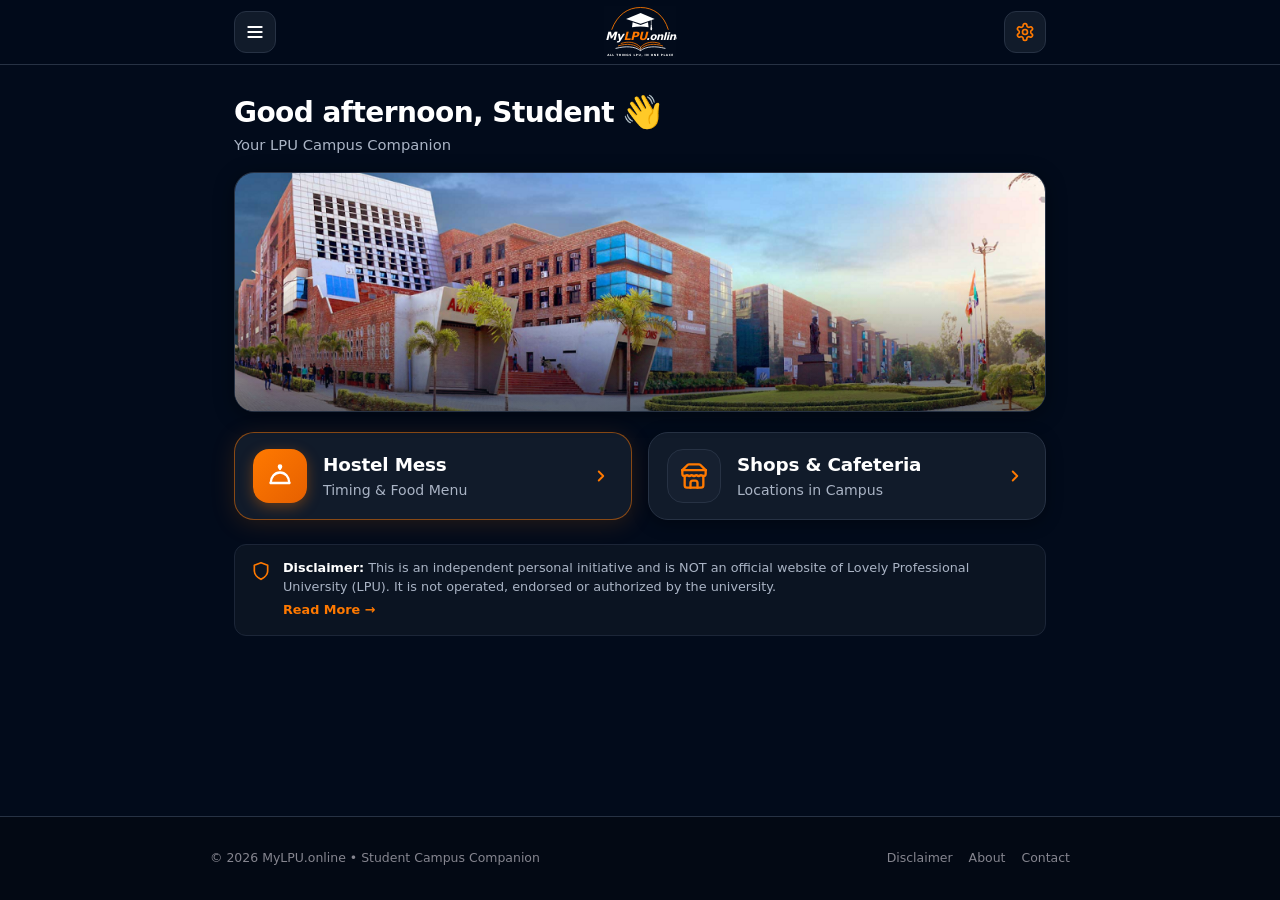
<file: index.html>
<!DOCTYPE html>
<html lang="en">
<head>
  <!-- Primary Meta Tags -->
  <meta charset="UTF-8">
  <meta name="viewport" content="width=device-width, initial-scale=1.0, maximum-scale=5.0">
  <title>MyLPU.online — Your LPU Campus Companion | Hostel Mess &amp; Campus Services</title>
  <meta name="title" content="MyLPU.online — Your LPU Campus Companion | Hostel Mess &amp; Campus Services">
  <meta name="description" content="Independent Lovely Professional University (LPU) student companion. Check real-time Boys Hostel mess menus, verified daily meal timings, campus shops, cafeterias, and student facilities.">
  <meta name="keywords" content="LPU, Lovely Professional University, MyLPU, MyLPU.online, LPU mess menu, LPU hostel mess timing, LPU boys hostel mess, LPU BH mess menu, LPU food menu today, LPU campus shops, LPU cafeteria, LPU UniMall, LPU student portal, LPU hostel guide, LPU Punjab, LPU breakfast timing, LPU lunch timing, LPU dinner timing">
  <meta name="author" content="MyLPU.online">
  <meta name="robots" content="index, follow">
  <link rel="canonical" href="https://mylpu.online/">

  <!-- Google Search Console & Google AdSense Verification -->
  <meta name="google-site-verification" content="ca-pub-3467220870074340">
  <meta name="google-adsense-account" content="ca-pub-3467220870074340">
  <script async src="https://pagead2.googlesyndication.com/pagead/js/adsbygoogle.js?client=ca-pub-3467220870074340" crossorigin="anonymous"></script>

  <!-- Open Graph / Facebook -->
  <meta property="og:type" content="website">
  <meta property="og:url" content="https://mylpu.online/">
  <meta property="og:title" content="MyLPU.online — Your LPU Campus Companion">
  <meta property="og:description" content="Independent student companion for Lovely Professional University. Explore hostel mess schedules, food menus, campus shops, and services.">
  <meta property="og:image" content="https://mylpu.online/assets/campus.png">
  <meta property="og:site_name" content="MyLPU.online">

  <!-- Twitter Card -->
  <meta property="twitter:card" content="summary_large_image">
  <meta property="twitter:url" content="https://mylpu.online/">
  <meta property="twitter:title" content="MyLPU.online — Your LPU Campus Companion">
  <meta property="twitter:description" content="Independent student companion for Lovely Professional University. Explore hostel mess schedules, food menus, campus shops, and services.">
  <meta property="twitter:image" content="https://mylpu.online/assets/campus.png">

  <!-- Mobile & PWA Theme -->
  <meta name="theme-color" content="#020B1B">
  <meta name="apple-mobile-web-app-capable" content="yes">
  <meta name="apple-mobile-web-app-status-bar-style" content="black-translucent">
  <link rel="icon" type="image/svg+xml" href="assets/icons/logo.svg">
  <link rel="stylesheet" href="css/style.css">
</head>
<body>

  <!-- Header V2 matching Screenshot 2 -->
  <header class="site-header-v2">
    <div class="header-container-v2">
      <!-- Hamburger Menu Button -->
      <button id="menu-toggle-btn" class="header-icon-btn" type="button" aria-label="Open Navigation Menu">
        <img src="assets/icons/menu.svg" alt="Menu" width="20" height="20">
      </button>

      <!-- Center Brand Logo -->
      <a href="index.html" class="header-logo-center" aria-label="MyLPU.online Home">
        <img src="assets/icons/logo.svg" alt="MyLPU.online Logo" class="header-center-logo">
      </a>

      <!-- Settings Button (Replaced Notification Button) -->
      <button id="settings-toggle-btn" class="header-icon-btn" type="button" aria-label="Settings" onclick="const m=document.getElementById('settings-modal');if(m)m.style.display='block';">
        <img src="assets/icons/settings.svg" alt="Settings" width="20" height="20">
      </button>
    </div>
  </header>

  <!-- Main Content -->
  <main class="main-wrapper">
    <!-- Welcome Greeting -->
    <section class="greeting-section" aria-labelledby="dynamic-greeting">
      <h1 id="dynamic-greeting" class="dynamic-greeting">
        <span id="greeting-text">Good evening, Student</span>
        <span class="wave-emoji" aria-hidden="true">👋</span>
      </h1>
      <p class="greeting-subtitle">Your LPU Campus Companion</p>
    </section>

    <!-- Campus Picture Hero Banner (Uploaded Image 3) -->
    <div class="campus-hero-banner">
      <img src="assets/campus.png" alt="LPU Campus Building">
      <div class="campus-hero-overlay"></div>
    </div>

    <!-- Feature Cards Layout matching Screenshot 2 -->
    <section class="feature-cards-v2" aria-label="Campus Primary Services">
      <!-- CARD 1: HOSTEL MESS (Orange Glow Border) -->
      <a href="hostel-mess.html" class="feature-card-item highlight-orange">
        <div class="feature-card-left">
          <div class="feature-card-badge orange-badge">
            <img src="assets/icons/cloche.svg" alt="Mess Cloche" width="26" height="26">
          </div>
          <div class="feature-card-info">
            <h2>Hostel Mess</h2>
            <p>Timing &amp; Food Menu</p>
          </div>
        </div>
        <div class="feature-card-arrow">
          <img src="assets/icons/chevron-right.svg" alt="Go" width="18" height="18">
        </div>
      </a>

      <!-- CARD 2: SHOPS & CAFETERIA -->
      <a href="shops.html" class="feature-card-item">
        <div class="feature-card-left">
          <div class="feature-card-badge dark-badge">
            <img src="assets/icons/store.svg" alt="Store Icon" width="26" height="26">
          </div>
          <div class="feature-card-info">
            <h2>Shops &amp; Cafeteria</h2>
            <p>Locations in Campus</p>
          </div>
        </div>
        <div class="feature-card-arrow">
          <img src="assets/icons/chevron-right.svg" alt="Go" width="18" height="18">
        </div>
      </a>
    </section>

    <!-- Bottom Disclaimer Section -->
    <section class="bottom-disclaimer-box" aria-label="Disclaimer Notice">
      <img src="assets/icons/shield.svg" alt="Disclaimer Icon" class="disclaimer-shield-icon" width="20" height="20">
      <div class="disclaimer-text-content">
        <p>
          <strong>Disclaimer:</strong> This is an independent personal initiative and is NOT an official website of Lovely Professional University (LPU). It is not operated, endorsed or authorized by the university.
        </p>
        <a href="disclaimer.html" class="disclaimer-read-link">Read More &rarr;</a>
      </div>
    </section>
  </main>

  <!-- Mobile Bottom Navigation Bar -->
  <nav class="bottom-nav" aria-label="Mobile Bottom Navigation">
    <a href="index.html" class="bottom-nav-item active">
      <img src="assets/icons/home.svg" alt="Home" width="22" height="22">
      <span>Home</span>
    </a>
    <a href="hostel-mess.html" class="bottom-nav-item">
      <img src="assets/icons/utensils.svg" alt="Mess" width="22" height="22">
      <span>Mess</span>
    </a>
    <a href="shops.html" class="bottom-nav-item">
      <img src="assets/icons/store.svg" alt="Shops" width="22" height="22">
      <span>Shops</span>
    </a>
  </nav>

  <!-- Settings Modal Dialog -->
  <div id="settings-modal" class="settings-modal" style="display: none;">
    <div class="settings-backdrop" id="settings-backdrop" onclick="document.getElementById('settings-modal').style.display='none';"></div>
    <div class="settings-dialog">
      <div class="settings-header">
        <h2 style="font-size: 1.15rem; font-weight: 800; color: #FFFFFF;">Settings &amp; Info</h2>
        <button id="settings-close-btn" class="settings-close-btn" type="button" aria-label="Close Settings" onclick="document.getElementById('settings-modal').style.display='none';">&times;</button>
      </div>
      <div class="settings-body">
        <div class="setting-row">
          <div>
            <p class="setting-title">Campus Hub</p>
            <p class="setting-sub">Lovely Professional University, Punjab</p>
          </div>
          <span class="setting-badge">Active</span>
        </div>
        <div class="setting-row">
          <div>
            <p class="setting-title">Hostel Dining Schedule</p>
            <p class="setting-sub">Boys/Girls Hostel Menu Cycle</p>
          </div>
          <span class="setting-badge">Synced</span>
        </div>
        <div class="setting-links">
          <a href="disclaimer.html" class="setting-link-btn">Legal Disclaimer Notice &rarr;</a>
          <a href="about.html" class="setting-link-btn">About MyLPU.online Platform &rarr;</a>
          <a href="contact.html" class="setting-link-btn">Contact / Submit Correction &rarr;</a>
        </div>
      </div>
    </div>
  </div>

  <!-- Navigation Drawer (Hamburger Menu) -->
  <div id="nav-drawer" class="nav-drawer" style="display: none;">
    <div class="drawer-backdrop" id="drawer-backdrop"></div>
    <div class="drawer-content">
      <div class="drawer-header">
        <img src="assets/icons/logo.svg" alt="MyLPU Logo" style="height: 38px;">
        <button id="drawer-close-btn" class="settings-close-btn" type="button" aria-label="Close Menu">&times;</button>
      </div>
      <nav class="drawer-links">
        <a href="index.html" class="drawer-link active">Home</a>
        <a href="hostel-mess.html" class="drawer-link">Hostel Mess</a>
        <a href="shops.html" class="drawer-link">Shops &amp; Cafeteria</a>
        <a href="disclaimer.html" class="drawer-link">Disclaimer</a>
        <a href="about.html" class="drawer-link">About Us</a>
        <a href="contact.html" class="drawer-link">Contact</a>
      </nav>
    </div>
  </div>

  <!-- Footer -->
  <footer class="site-footer">
    <div class="footer-content">
      <p>&copy; 2026 MyLPU.online • Student Campus Companion</p>
      <div class="footer-nav">
        <a href="disclaimer.html">Disclaimer</a>
        <a href="about.html">About</a>
        <a href="contact.html">Contact</a>
      </div>
    </div>
  </footer>

  <script src="js/menu-data.js"></script>
  <script src="js/app.js"></script>
</body>
</html>
</file>
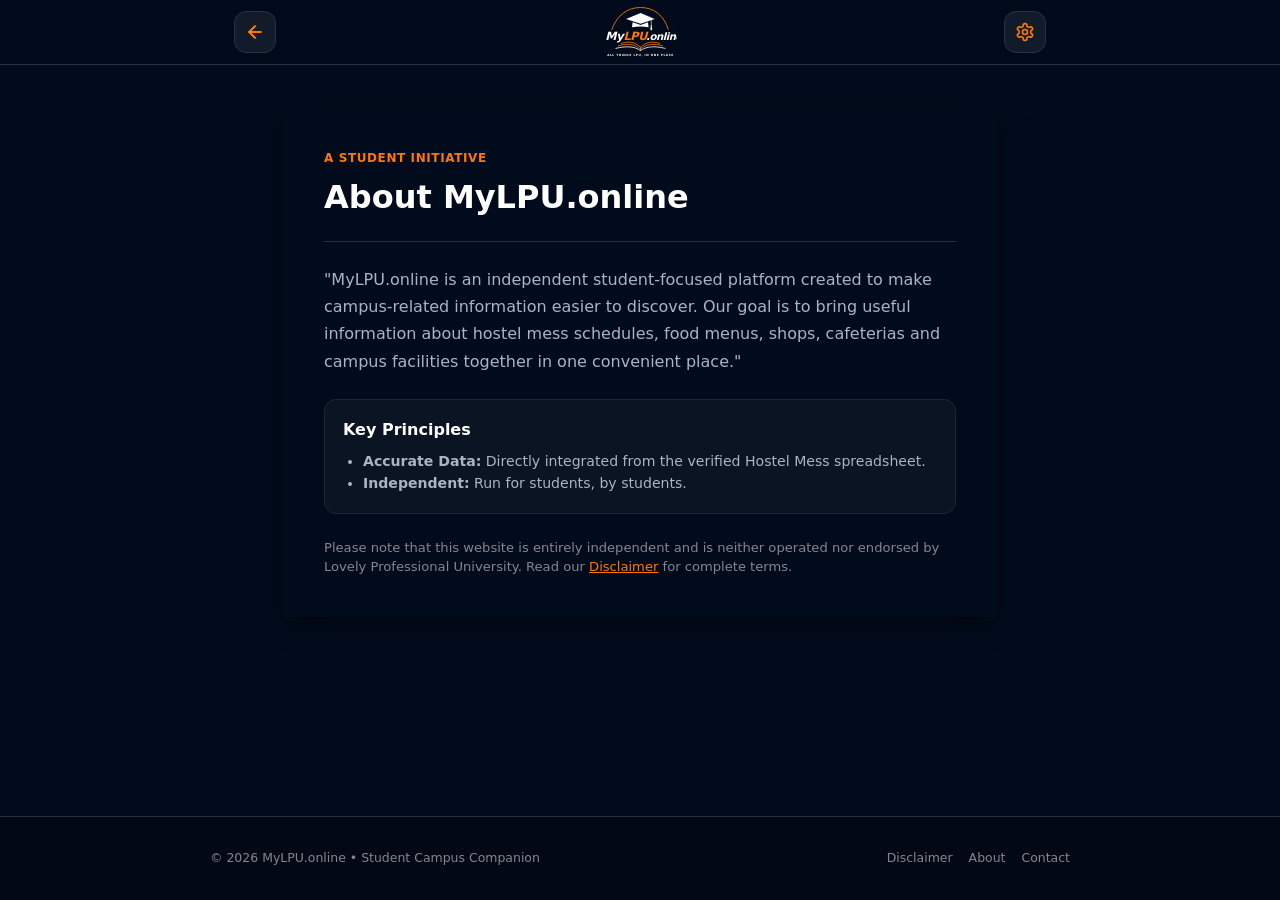
<file: about.html>
<!DOCTYPE html>
<html lang="en">
<head>
  <!-- Primary Meta Tags -->
  <meta charset="UTF-8">
  <meta name="viewport" content="width=device-width, initial-scale=1.0, maximum-scale=5.0">
  <title>About MyLPU.online — Independent LPU Student Companion</title>
  <meta name="title" content="About MyLPU.online — Independent LPU Student Companion">
  <meta name="description" content="Learn about MyLPU.online, an independent student-created companion application created to help Lovely Professional University students navigate campus life, mess menus, and services.">
  <meta name="keywords" content="About MyLPU, MyLPU.online about, LPU student project, LPU campus companion, Lovely Professional University student initiative">
  <meta name="author" content="MyLPU.online">
  <meta name="robots" content="index, follow">
  <link rel="canonical" href="https://mylpu.online/about.html">

  <!-- Google Search Console & Google AdSense Verification -->
  <meta name="google-site-verification" content="ca-pub-3467220870074340">
  <meta name="google-adsense-account" content="ca-pub-3467220870074340">
  <script async src="https://pagead2.googlesyndication.com/pagead/js/adsbygoogle.js?client=ca-pub-3467220870074340" crossorigin="anonymous"></script>

  <!-- Open Graph / Facebook -->
  <meta property="og:type" content="website">
  <meta property="og:url" content="https://mylpu.online/about.html">
  <meta property="og:title" content="About MyLPU.online — Independent LPU Student Companion">
  <meta property="og:description" content="Independent student companion for Lovely Professional University. Explore hostel mess schedules, food menus, campus shops, and services.">
  <meta property="og:image" content="https://mylpu.online/assets/campus.png">
  <meta property="og:site_name" content="MyLPU.online">

  <!-- Twitter Card -->
  <meta property="twitter:card" content="summary_large_image">
  <meta property="twitter:url" content="https://mylpu.online/about.html">
  <meta property="twitter:title" content="About MyLPU.online — Independent LPU Student Companion">
  <meta property="twitter:description" content="Independent student companion for Lovely Professional University. Explore hostel mess schedules, food menus, campus shops, and services.">
  <meta property="twitter:image" content="https://mylpu.online/assets/campus.png">

  <!-- Mobile & PWA Theme -->
  <meta name="theme-color" content="#020B1B">
  <meta name="apple-mobile-web-app-capable" content="yes">
  <meta name="apple-mobile-web-app-status-bar-style" content="black-translucent">
  <link rel="icon" type="image/svg+xml" href="assets/icons/logo.svg">
  <link rel="stylesheet" href="css/style.css">
</head>
<body>

  <!-- Header -->
  <header class="site-header-v2">
    <div class="header-container-v2">
      <button id="header-back-btn" class="header-icon-btn" type="button" aria-label="Go Back" onclick="if(window.history.length>1){window.history.back();}else{window.location.href='index.html';}">
        <img src="assets/icons/arrow-left.svg" alt="Back" width="18" height="18">
      </button>
      <a href="index.html" class="header-logo-center" aria-label="MyLPU.online Home">
        <img src="assets/icons/logo.svg" alt="MyLPU.online Logo" class="header-center-logo">
      </a>
      <button id="settings-toggle-btn" class="header-icon-btn" type="button" aria-label="Settings" onclick="const m=document.getElementById('settings-modal');if(m)m.style.display='block';">
        <img src="assets/icons/settings.svg" alt="Settings" width="18" height="18">
      </button>
    </div>
  </header>

  <!-- Main Content -->
  <main class="main-wrapper" style="max-width: 760px;">

    <article class="disclaimer-card">
      <div style="border-bottom: 1px solid var(--border); padding-bottom: 20px; margin-bottom: 24px;">
        <span style="font-size: 0.75rem; font-weight: 800; color: var(--accent-orange); text-transform: uppercase; letter-spacing: 0.05em;">
          A Student Initiative
        </span>
        <h1 style="font-size: 2rem; font-weight: 600; color: #FFFFFF; margin-top: 4px;">About MyLPU.online</h1>
      </div>

      <div style="font-size: 1rem; color: var(--text-secondary); line-height: 1.7; margin-bottom: 24px;">
        <p>
          &quot;MyLPU.online is an independent student-focused platform created to make campus-related information easier to discover. Our goal is to bring useful information about hostel mess schedules, food menus, shops, cafeterias and campus facilities together in one convenient place.&quot;
        </p>
      </div>

      <div style="background-color: var(--bg-surface); border: 1px solid var(--border-subtle); border-radius: var(--radius-md); padding: 18px; margin-bottom: 24px;">
        <h2 style="font-size: 1rem; font-weight: 700; color: #FFFFFF; margin-bottom: 8px;">Key Principles</h2>
        <ul style="padding-left: 20px; font-size: 0.88rem; color: var(--text-secondary); line-height: 1.6;">
          <li><strong>Accurate Data:</strong> Directly integrated from the verified Hostel Mess spreadsheet.</li>
          <li><strong>Independent:</strong> Run for students, by students.</li>
        </ul>
      </div>

      <p style="font-size: 0.82rem; color: var(--text-muted); line-height: 1.5;">
        Please note that this website is entirely independent and is neither operated nor endorsed by Lovely Professional University. Read our <a href="disclaimer.html" style="color: var(--accent-orange); text-decoration: underline;">Disclaimer</a> for complete terms.
      </p>
    </article>
  </main>

  <!-- Mobile Bottom Navigation Bar -->
  <nav class="bottom-nav" aria-label="Mobile Bottom Navigation">
    <a href="index.html" class="bottom-nav-item">
      <img src="assets/icons/home.svg" alt="Home" width="20" height="20">
      <span>Home</span>
    </a>
    <a href="hostel-mess.html" class="bottom-nav-item">
      <img src="assets/icons/utensils.svg" alt="Mess" width="20" height="20">
      <span>Mess</span>
    </a>
    <a href="shops.html" class="bottom-nav-item">
      <img src="assets/icons/store.svg" alt="Shops" width="20" height="20">
      <span>Shops</span>
    </a>
  </nav>

  <!-- Footer -->
  <footer class="site-footer">
    <div class="footer-content">
      <p>&copy; 2026 MyLPU.online • Student Campus Companion</p>
      <div class="footer-nav">
        <a href="disclaimer.html">Disclaimer</a>
        <a href="about.html">About</a>
        <a href="contact.html">Contact</a>
      </div>
    </div>
  </footer>

  <!-- Settings Modal Dialog -->
  <div id="settings-modal" class="settings-modal" style="display: none;">
    <div class="settings-backdrop" id="settings-backdrop" onclick="document.getElementById('settings-modal').style.display='none';"></div>
    <div class="settings-dialog">
      <div class="settings-header">
        <h2 style="font-size: 1.15rem; font-weight: 800; color: #FFFFFF;">Settings &amp; Info</h2>
        <button id="settings-close-btn" class="settings-close-btn" type="button" aria-label="Close Settings" onclick="document.getElementById('settings-modal').style.display='none';">&times;</button>
      </div>
      <div class="settings-body">
        <div class="setting-row">
          <div>
            <p class="setting-title">Campus Hub</p>
            <p class="setting-sub">Lovely Professional University, Punjab</p>
          </div>
          <span class="setting-badge">Active</span>
        </div>
        <div class="setting-row">
          <div>
            <p class="setting-title">Hostel Dining Schedule</p>
            <p class="setting-sub">Boys/Girls Hostel Menu Cycle</p>
          </div>
          <span class="setting-badge">Synced</span>
        </div>
        <div class="setting-links">
          <a href="disclaimer.html" class="setting-link-btn">Legal Disclaimer &rarr;</a>
          <a href="about.html" class="setting-link-btn">About MyLPU.online &rarr;</a>
          <a href="contact.html" class="setting-link-btn">Contact / Submit Correction &rarr;</a>
        </div>
      </div>
    </div>
  </div>

  <script src="js/app.js"></script>
</body>
</html>
</file>
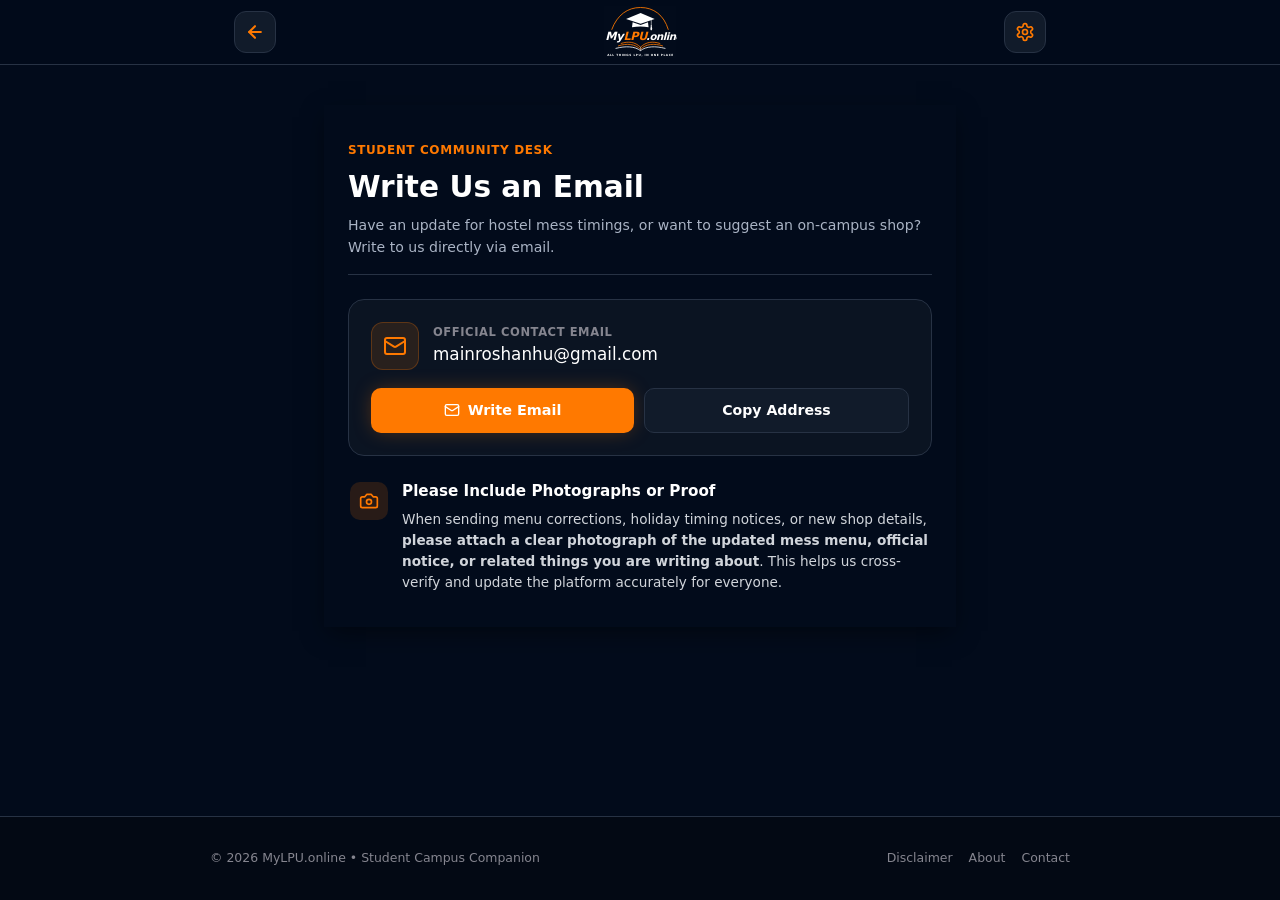
<file: contact.html>
<!DOCTYPE html>
<html lang="en">
<head>
  <!-- Primary Meta Tags -->
  <meta charset="UTF-8">
  <meta name="viewport" content="width=device-width, initial-scale=1.0, maximum-scale=5.0">
  <title>Contact &amp; Submit Menu Updates — MyLPU.online</title>
  <meta name="title" content="Contact &amp; Submit Menu Updates — MyLPU.online">
  <meta name="description" content="Send hostel mess schedule updates, menu photos, or suggest campus shops to MyLPU.online via email at mainroshanhu@gmail.com.">
  <meta name="keywords" content="Contact MyLPU, LPU mess menu update, submit LPU shop, MyLPU email, Lovely Professional University student feedback, LPU mess notice photo">
  <meta name="author" content="MyLPU.online">
  <meta name="robots" content="index, follow">
  <link rel="canonical" href="https://mylpu.online/contact.html">

  <!-- Google Search Console & Google AdSense Verification -->
  <meta name="google-site-verification" content="ca-pub-3467220870074340">
  <meta name="google-adsense-account" content="ca-pub-3467220870074340">
  <script async src="https://pagead2.googlesyndication.com/pagead/js/adsbygoogle.js?client=ca-pub-3467220870074340" crossorigin="anonymous"></script>

  <!-- Open Graph / Facebook -->
  <meta property="og:type" content="website">
  <meta property="og:url" content="https://mylpu.online/contact.html">
  <meta property="og:title" content="Contact &amp; Submit Menu Updates — MyLPU.online">
  <meta property="og:description" content="Write to MyLPU.online team or submit mess menu photos and campus shop suggestions.">
  <meta property="og:image" content="https://mylpu.online/assets/campus.png">
  <meta property="og:site_name" content="MyLPU.online">

  <!-- Twitter Card -->
  <meta property="twitter:card" content="summary_large_image">
  <meta property="twitter:url" content="https://mylpu.online/contact.html">
  <meta property="twitter:title" content="Contact &amp; Submit Menu Updates — MyLPU.online">
  <meta property="twitter:description" content="Write to MyLPU.online team or submit mess menu photos and campus shop suggestions.">
  <meta property="twitter:image" content="https://mylpu.online/assets/campus.png">

  <!-- Mobile & PWA Theme -->
  <meta name="theme-color" content="#020B1B">
  <meta name="apple-mobile-web-app-capable" content="yes">
  <meta name="apple-mobile-web-app-status-bar-style" content="black-translucent">
  <link rel="icon" type="image/svg+xml" href="assets/icons/logo.svg">
  <link rel="stylesheet" href="css/style.css">
</head>
<body>

  <!-- Header -->
  <header class="site-header-v2">
    <div class="header-container-v2">
      <button id="header-back-btn" class="header-icon-btn" type="button" aria-label="Go Back" onclick="if(window.history.length>1){window.history.back();}else{window.location.href='index.html';}">
        <img src="assets/icons/arrow-left.svg" alt="Back" width="18" height="18">
      </button>
      <a href="index.html" class="header-logo-center" aria-label="MyLPU.online Home">
        <img src="assets/icons/logo.svg" alt="MyLPU.online Logo" class="header-center-logo">
      </a>
      <button id="settings-toggle-btn" class="header-icon-btn" type="button" aria-label="Settings" onclick="const m=document.getElementById('settings-modal');if(m)m.style.display='block';">
        <img src="assets/icons/settings.svg" alt="Settings" width="18" height="18">
      </button>
    </div>
  </header>

  <!-- Main Content -->
  <main class="main-wrapper" style="max-width: 680px;">
    <article class="disclaimer-card" style="padding: 32px 24px;">
      <div style="border-bottom: 1px solid var(--border); padding-bottom: 16px; margin-bottom: 24px;">
        <span style="font-size: 0.75rem; font-weight: 800; color: var(--accent-orange); text-transform: uppercase; letter-spacing: 0.05em;">
          Student Community Desk
        </span>
        <h1 style="font-size: 1.85rem; font-weight: 700; color: #FFFFFF; margin-top: 4px;">Write Us an Email</h1>
        <p style="font-size: 0.88rem; color: var(--text-secondary); margin-top: 6px; line-height: 1.5;">
          Have an update for hostel mess timings, or want to suggest an on-campus shop? Write to us directly via email.
        </p>
      </div>

      <!-- Email Action Box -->
      <div style="background-color: var(--bg-surface); border: 1px solid var(--border); border-radius: 16px; padding: 22px; margin-bottom: 22px;">
        <div style="display: flex; align-items: center; gap: 14px; margin-bottom: 18px;">
          <div style="width: 48px; height: 48px; border-radius: 12px; background: rgba(255, 121, 0, 0.12); border: 1px solid rgba(255, 121, 0, 0.25); display: flex; align-items: center; justify-content: center; flex-shrink: 0;">
            <img src="assets/icons/mail.svg" alt="Email Icon" width="24" height="24">
          </div>
          <div style="min-width: 0;">
            <span style="font-size: 0.72rem; font-weight: 700; color: var(--text-muted); text-transform: uppercase; letter-spacing: 0.05em; display: block;">Official Contact Email</span>
            <a href="mailto:mainroshanhu@gmail.com?subject=MyLPU.online%20Update%20or%20Suggestion" style="font-size: 1.05rem; font-weight: 500; color: #FFFFFF; text-decoration: none; word-break: break-all;">
              mainroshanhu@gmail.com
            </a>
          </div>
        </div>

        <div style="display: flex; flex-wrap: wrap; gap: 10px;">
          <a href="mailto:mainroshanhu@gmail.com?subject=MyLPU.online%20Update%20or%20Suggestion" class="btn-primary" style="flex: 1; min-width: 140px; justify-content: center; text-decoration: none; text-align: center; padding: 12px 18px; border-radius: 10px;">
            <img src="assets/icons/mail.svg" alt="Mail" width="16" height="16" style="filter: brightness(0) invert(1);">
            <span>Write Email</span>
          </a>
          <button id="copy-email-btn" type="button" style="flex: 1; min-width: 140px; justify-content: center; background: #111B2A; border: 1px solid #273244; color: #FFFFFF; font-weight: 700; font-size: 0.88rem; border-radius: 10px; padding: 12px 18px; cursor: pointer; display: inline-flex; align-items: center; gap: 8px;">
            <span id="copy-btn-text">Copy Address</span>
          </button>
        </div>
      </div>

      <!-- Photo / Evidence Guidance Note -->
      <div style="padding: 2px; display: flex; gap: 14px; align-items: flex-start;">
        <div style="width: 38px; height: 38px; border-radius: 10px; background: rgba(255, 121, 0, 0.15); display: flex; align-items: center; justify-content: center; flex-shrink: 0; margin-top: 2px;">
          <img src="assets/icons/camera.svg" alt="Camera" width="20" height="20">
        </div>
        <div>
          <h2 style="font-size: 0.95rem; font-weight: 600; color: #FFFFFF; margin-bottom: 6px;">
            Please Include Photographs or Proof
          </h2>
          <p style="font-size: 0.85rem; color: #D1D5DB; line-height: 1.55; margin: 0;">
            When sending menu corrections, holiday timing notices, or new shop details, <strong>please attach a clear photograph of the updated mess menu, official notice, or related things you are writing about</strong>. This helps us cross-verify and update the platform accurately for everyone.
          </p>
        </div>
      </div>
    </article>
  </main>

  <!-- Mobile Bottom Navigation Bar -->
  <nav class="bottom-nav" aria-label="Mobile Bottom Navigation">
    <a href="index.html" class="bottom-nav-item">
      <img src="assets/icons/home.svg" alt="Home" width="20" height="20">
      <span>Home</span>
    </a>
    <a href="hostel-mess.html" class="bottom-nav-item">
      <img src="assets/icons/utensils.svg" alt="Mess" width="20" height="20">
      <span>Mess</span>
    </a>
    <a href="shops.html" class="bottom-nav-item">
      <img src="assets/icons/store.svg" alt="Shops" width="20" height="20">
      <span>Shops</span>
    </a>
  </nav>

  <!-- Footer -->
  <footer class="site-footer">
    <div class="footer-content">
      <p>&copy; 2026 MyLPU.online • Student Campus Companion</p>
      <div class="footer-nav">
        <a href="disclaimer.html">Disclaimer</a>
        <a href="about.html">About</a>
        <a href="contact.html">Contact</a>
      </div>
    </div>
  </footer>

  <!-- Settings Modal Dialog -->
  <div id="settings-modal" class="settings-modal" style="display: none;">
    <div class="settings-backdrop" id="settings-backdrop" onclick="document.getElementById('settings-modal').style.display='none';"></div>
    <div class="settings-dialog">
      <div class="settings-header">
        <h2 style="font-size: 1.15rem; font-weight: 800; color: #FFFFFF;">Settings &amp; Info</h2>
        <button id="settings-close-btn" class="settings-close-btn" type="button" aria-label="Close Settings" onclick="document.getElementById('settings-modal').style.display='none';">&times;</button>
      </div>
      <div class="settings-body">
        <div class="setting-row">
          <div>
            <p class="setting-title">Campus Hub</p>
            <p class="setting-sub">Lovely Professional University, Punjab</p>
          </div>
          <span class="setting-badge">Active</span>
        </div>
        <div class="setting-row">
          <div>
            <p class="setting-title">Hostel Dining Schedule</p>
            <p class="setting-sub">Boys/Girls Hostel Menu Cycle</p>
          </div>
          <span class="setting-badge">Synced</span>
        </div>
        <div class="setting-links">
          <a href="disclaimer.html" class="setting-link-btn">Legal Disclaimer &rarr;</a>
          <a href="about.html" class="setting-link-btn">About MyLPU.online &rarr;</a>
          <a href="contact.html" class="setting-link-btn">Contact / Submit Correction &rarr;</a>
        </div>
      </div>
    </div>
  </div>

  <script src="js/app.js"></script>
  <script>
    const copyBtn = document.getElementById('copy-email-btn');
    if (copyBtn) {
      copyBtn.addEventListener('click', () => {
        const email = 'mainroshanhu@gmail.com';
        if (navigator.clipboard && navigator.clipboard.writeText) {
          navigator.clipboard.writeText(email).then(showCopied).catch(fallbackCopy);
        } else {
          fallbackCopy();
        }
        function showCopied() {
          const txt = document.getElementById('copy-btn-text');
          if (txt) {
            txt.textContent = 'Copied to Clipboard!';
            setTimeout(() => { txt.textContent = 'Copy Address'; }, 2500);
          }
        }
        function fallbackCopy() {
          const temp = document.createElement('textarea');
          temp.value = email;
          document.body.appendChild(temp);
          temp.select();
          document.execCommand('copy');
          document.body.removeChild(temp);
          showCopied();
        }
      });
    }
  </script>
</body>
</html>
</file>
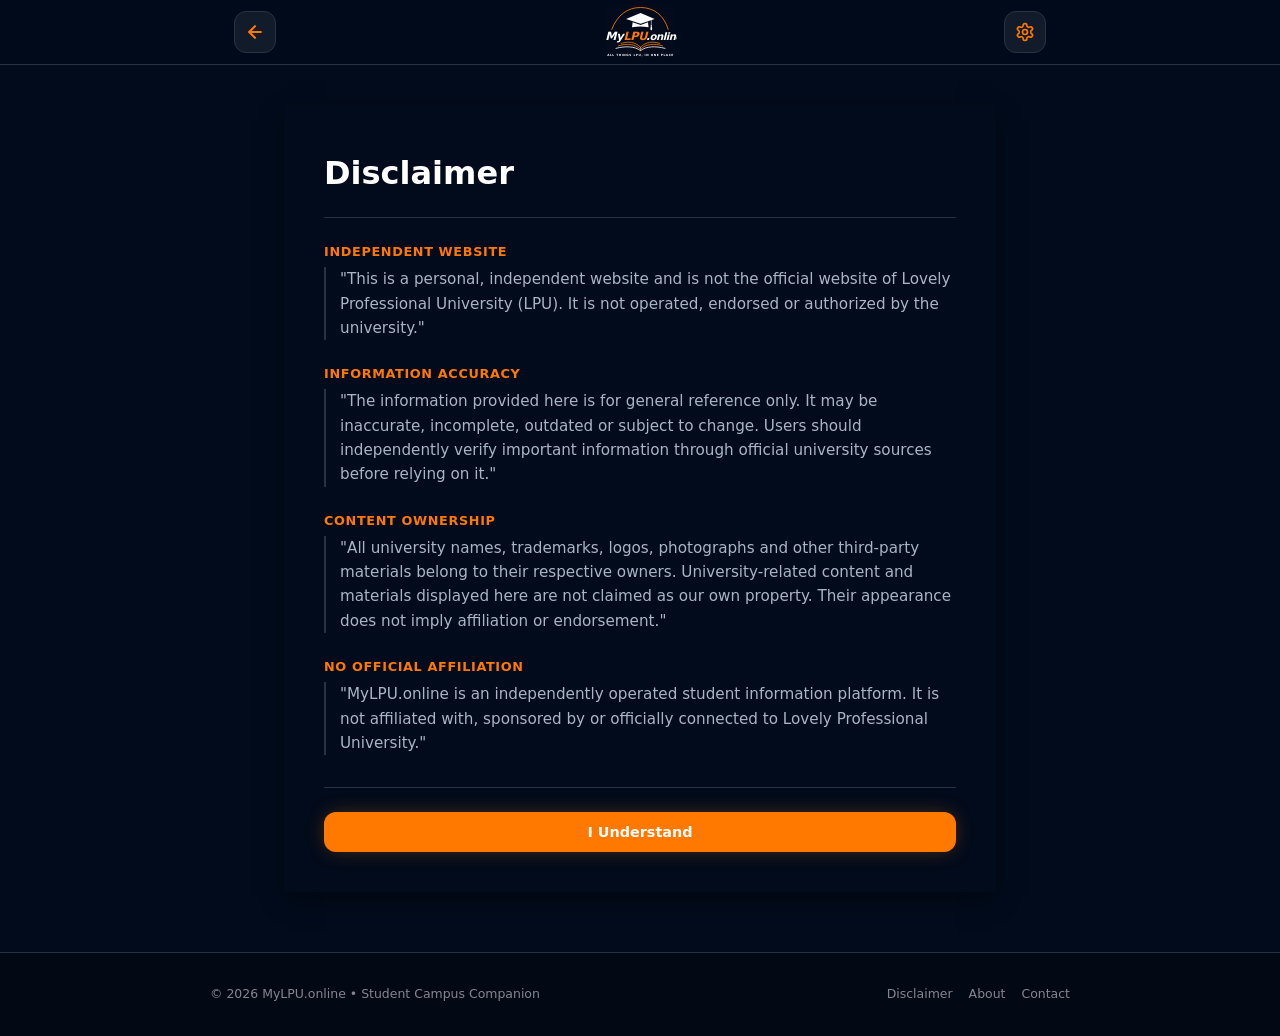
<file: disclaimer.html>
<!DOCTYPE html>
<html lang="en">
<head>
  <!-- Primary Meta Tags -->
  <meta charset="UTF-8">
  <meta name="viewport" content="width=device-width, initial-scale=1.0, maximum-scale=5.0">
  <title>Legal Disclaimer &amp; Notice — MyLPU.online</title>
  <meta name="title" content="Legal Disclaimer &amp; Notice — MyLPU.online">
  <meta name="description" content="Important disclaimer: MyLPU.online is an independent student platform and is NOT affiliated with, authorized, or operated by Lovely Professional University (LPU).">
  <meta name="keywords" content="MyLPU disclaimer, LPU independent platform, Lovely Professional University unofficial guide, MyLPU terms, student disclaimer">
  <meta name="author" content="MyLPU.online">
  <meta name="robots" content="index, follow">
  <link rel="canonical" href="https://mylpu.online/disclaimer.html">

  <!-- Google Search Console & Google AdSense Verification -->
  <meta name="google-site-verification" content="ca-pub-3467220870074340">
  <meta name="google-adsense-account" content="ca-pub-3467220870074340">
  <script async src="https://pagead2.googlesyndication.com/pagead/js/adsbygoogle.js?client=ca-pub-3467220870074340" crossorigin="anonymous"></script>

  <!-- Open Graph / Facebook -->
  <meta property="og:type" content="website">
  <meta property="og:url" content="https://mylpu.online/disclaimer.html">
  <meta property="og:title" content="Legal Disclaimer &amp; Notice — MyLPU.online">
  <meta property="og:description" content="Independent student platform disclaimer for MyLPU.online.">
  <meta property="og:image" content="https://mylpu.online/assets/campus.png">
  <meta property="og:site_name" content="MyLPU.online">

  <!-- Twitter Card -->
  <meta property="twitter:card" content="summary_large_image">
  <meta property="twitter:url" content="https://mylpu.online/disclaimer.html">
  <meta property="twitter:title" content="Legal Disclaimer &amp; Notice — MyLPU.online">
  <meta property="twitter:description" content="Independent student platform disclaimer for MyLPU.online.">
  <meta property="twitter:image" content="https://mylpu.online/assets/campus.png">

  <!-- Mobile & PWA Theme -->
  <meta name="theme-color" content="#020B1B">
  <meta name="apple-mobile-web-app-capable" content="yes">
  <meta name="apple-mobile-web-app-status-bar-style" content="black-translucent">
  <link rel="icon" type="image/svg+xml" href="assets/icons/logo.svg">
  <link rel="stylesheet" href="css/style.css">
</head>
<body>

  <!-- Header -->
  <header class="site-header-v2">
    <div class="header-container-v2">
      <button id="header-back-btn" class="header-icon-btn" type="button" aria-label="Go Back" onclick="if(window.history.length>1){window.history.back();}else{window.location.href='index.html';}">
        <img src="assets/icons/arrow-left.svg" alt="Back" width="18" height="18">
      </button>
      <a href="index.html" class="header-logo-center" aria-label="MyLPU.online Home">
        <img src="assets/icons/logo.svg" alt="MyLPU.online Logo" class="header-center-logo">
      </a>
      <button id="settings-toggle-btn" class="header-icon-btn" type="button" aria-label="Settings" onclick="const m=document.getElementById('settings-modal');if(m)m.style.display='block';">
        <img src="assets/icons/settings.svg" alt="Settings" width="18" height="18">
      </button>
    </div>
  </header>

  <!-- Main Content -->
  <main class="main-wrapper" style="max-width: 760px;">
    
    <article class="disclaimer-card">
      <div style="border-bottom: 1px solid var(--border); padding-bottom: 20px; margin-bottom: 24px;">
        <h1 style="font-size: 2rem; font-weight: 800; color: #FFFFFF; margin-top: 4px;">Disclaimer</h1>
      </div>

      <!-- SECTION 1 -->
      <section class="disclaimer-section">
        <h2 class="section-label">INDEPENDENT WEBSITE</h2>
        <p class="section-body">
          &quot;This is a personal, independent website and is not the official website of Lovely Professional University (LPU). It is not operated, endorsed or authorized by the university.&quot;
        </p>
      </section>

      <!-- SECTION 2 -->
      <section class="disclaimer-section">
        <h2 class="section-label">INFORMATION ACCURACY</h2>
        <p class="section-body">
          &quot;The information provided here is for general reference only. It may be inaccurate, incomplete, outdated or subject to change. Users should independently verify important information through official university sources before relying on it.&quot;
        </p>
      </section>

      <!-- SECTION 3 -->
      <section class="disclaimer-section">
        <h2 class="section-label">CONTENT OWNERSHIP</h2>
        <p class="section-body">
          &quot;All university names, trademarks, logos, photographs and other third-party materials belong to their respective owners. University-related content and materials displayed here are not claimed as our own property. Their appearance does not imply affiliation or endorsement.&quot;
        </p>
      </section>

      <!-- SECTION 4 -->
      <section class="disclaimer-section">
        <h2 class="section-label">NO OFFICIAL AFFILIATION</h2>
        <p class="section-body">
          &quot;MyLPU.online is an independently operated student information platform. It is not affiliated with, sponsored by or officially connected to Lovely Professional University.&quot;
        </p>
      </section>

      <!-- Button -->
      <div style="margin-top: 32px; padding-top: 24px; border-top: 1px solid var(--border); display: flex; justify-content: flex-end;">
        <button type="button" class="btn-primary" style="width: 100%; text-align: center; justify-content: center;" onclick="if(window.history.length>1){window.history.back();}else{window.location.href='index.html';}">
          <span>I Understand</span>
        </button>
      </div>
    </article>
  </main>

  <!-- Mobile Bottom Navigation Bar -->
  <nav class="bottom-nav" aria-label="Mobile Bottom Navigation">
    <a href="index.html" class="bottom-nav-item">
      <img src="assets/icons/home.svg" alt="Home" width="20" height="20">
      <span>Home</span>
    </a>
    <a href="hostel-mess.html" class="bottom-nav-item">
      <img src="assets/icons/utensils.svg" alt="Mess" width="20" height="20">
      <span>Mess</span>
    </a>
    <a href="shops.html" class="bottom-nav-item">
      <img src="assets/icons/store.svg" alt="Shops" width="20" height="20">
      <span>Shops</span>
    </a>
  </nav>

  <!-- Footer -->
  <footer class="site-footer">
    <div class="footer-content">
      <p>&copy; 2026 MyLPU.online • Student Campus Companion</p>
      <div class="footer-nav">
        <a href="disclaimer.html">Disclaimer</a>
        <a href="about.html">About</a>
        <a href="contact.html">Contact</a>
      </div>
    </div>
  </footer>

  <!-- Settings Modal Dialog -->
  <div id="settings-modal" class="settings-modal" style="display: none;">
    <div class="settings-backdrop" id="settings-backdrop" onclick="document.getElementById('settings-modal').style.display='none';"></div>
    <div class="settings-dialog">
      <div class="settings-header">
        <h2 style="font-size: 1.15rem; font-weight: 800; color: #FFFFFF;">Settings &amp; Info</h2>
        <button id="settings-close-btn" class="settings-close-btn" type="button" aria-label="Close Settings" onclick="document.getElementById('settings-modal').style.display='none';">&times;</button>
      </div>
      <div class="settings-body">
        <div class="setting-row">
          <div>
            <p class="setting-title">Campus Hub</p>
            <p class="setting-sub">Lovely Professional University, Punjab</p>
          </div>
          <span class="setting-badge">Active</span>
        </div>
        <div class="setting-row">
          <div>
            <p class="setting-title">Hostel Dining Schedule</p>
            <p class="setting-sub">Boys/Girls Hostel Menu Cycle</p>
          </div>
          <span class="setting-badge">Synced</span>
        </div>
        <div class="setting-links">
          <a href="disclaimer.html" class="setting-link-btn">Legal Disclaimer &rarr;</a>
          <a href="about.html" class="setting-link-btn">About MyLPU.online &rarr;</a>
          <a href="contact.html" class="setting-link-btn">Contact / Submit Correction &rarr;</a>
        </div>
      </div>
    </div>
  </div>

  <script src="js/app.js"></script>
</body>
</html>
</file>
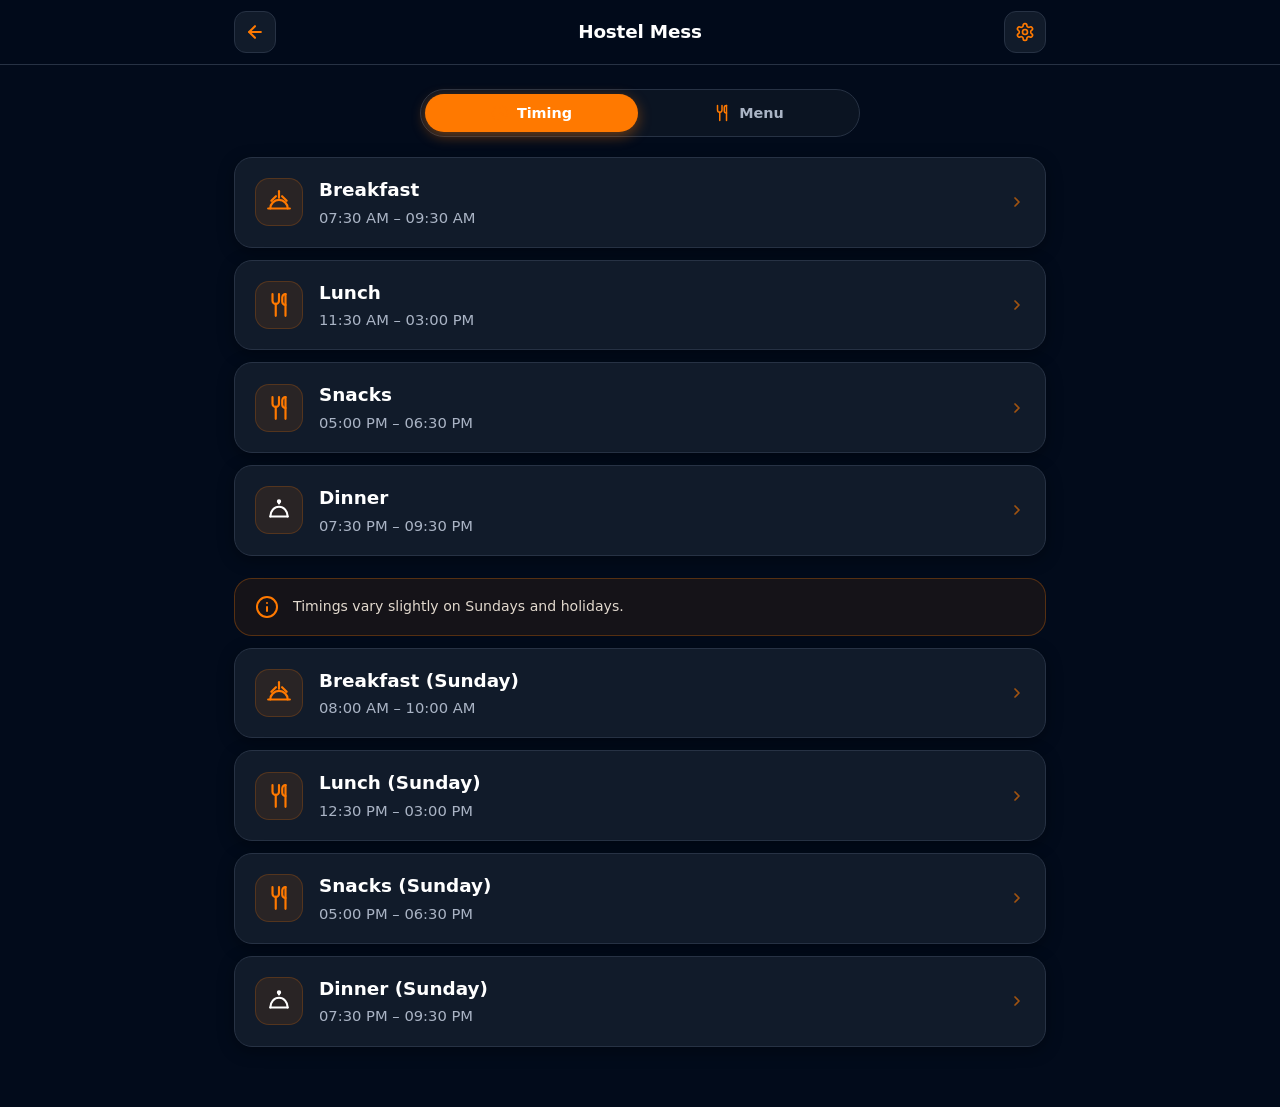
<file: hostel-mess.html>
<!DOCTYPE html>
<html lang="en">
<head>
  <!-- Primary Meta Tags -->
  <meta charset="UTF-8">
  <meta name="viewport" content="width=device-width, initial-scale=1.0, maximum-scale=5.0">
  <title>LPU Hostel Mess Timings &amp; Boys Hostel Food Menu — MyLPU.online</title>
  <meta name="title" content="LPU Hostel Mess Timings &amp; Boys Hostel Food Menu — MyLPU.online">
  <meta name="description" content="Verified Lovely Professional University (LPU) Boys Hostel daily food menu and mess schedules for Week 1 &amp; Week 2. Automatic day and serving time detection for Breakfast, Lunch, Snacks, and Dinner.">
  <meta name="keywords" content="LPU mess menu, LPU hostel mess timing, LPU boys hostel mess menu, Lovely Professional University mess food list, LPU mess schedule 2026, LPU mess week 1 week 2 cycle, LPU Sunday mess timing, LPU BH1 BH2 BH3 BH4 BH5 BH6 BH7 BH8 BH9 BH10 mess menu, LPU mess breakfast lunch snacks dinner, LPU hostel food today">
  <meta name="author" content="MyLPU.online">
  <meta name="robots" content="index, follow">
  <link rel="canonical" href="https://mylpu.online/hostel-mess.html">

  <!-- Google Search Console & Google AdSense Verification -->
  <meta name="google-site-verification" content="ca-pub-3467220870074340">
  <meta name="google-adsense-account" content="ca-pub-3467220870074340">
  <script async src="https://pagead2.googlesyndication.com/pagead/js/adsbygoogle.js?client=ca-pub-3467220870074340" crossorigin="anonymous"></script>

  <!-- Open Graph / Facebook -->
  <meta property="og:type" content="website">
  <meta property="og:url" content="https://mylpu.online/hostel-mess.html">
  <meta property="og:title" content="LPU Hostel Mess Timings &amp; Boys Hostel Food Menu — MyLPU.online">
  <meta property="og:description" content="Verified Boys Hostel mess timings and real-time daily food menu automatically synchronized to current day and meal time at Lovely Professional University.">
  <meta property="og:image" content="https://mylpu.online/assets/campus.png">
  <meta property="og:site_name" content="MyLPU.online">

  <!-- Twitter Card -->
  <meta property="twitter:card" content="summary_large_image">
  <meta property="twitter:url" content="https://mylpu.online/hostel-mess.html">
  <meta property="twitter:title" content="LPU Hostel Mess Timings &amp; Boys Hostel Food Menu — MyLPU.online">
  <meta property="twitter:description" content="Verified Boys Hostel mess timings and real-time daily food menu automatically synchronized to current day and meal time at Lovely Professional University.">
  <meta property="twitter:image" content="https://mylpu.online/assets/campus.png">

  <!-- Mobile & PWA Theme -->
  <meta name="theme-color" content="#020B1B">
  <meta name="apple-mobile-web-app-capable" content="yes">
  <meta name="apple-mobile-web-app-status-bar-style" content="black-translucent">
  <link rel="icon" type="image/svg+xml" href="assets/icons/logo.svg">
  <link rel="stylesheet" href="css/style.css">
</head>
<body>

  <!-- Header matching Screenshot 2 -->
  <header class="site-header-v2">
    <div class="header-container-v2">
      <!-- Back Button (Takes one step back in history) -->
      <button id="header-back-btn" class="header-icon-btn" type="button" aria-label="Go Back" onclick="if(window.history.length>1){window.history.back();}else{window.location.href='index.html';}">
        <img src="assets/icons/arrow-left.svg" alt="Back" width="18" height="18">
      </button>

      <!-- Center Title -->
      <h1 class="header-page-title">
        Hostel Mess
      </h1>

      <!-- Settings Button -->
      <button id="settings-toggle-btn" class="header-icon-btn" type="button" aria-label="Settings" onclick="const m=document.getElementById('settings-modal');if(m)m.style.display='block';">
        <img src="assets/icons/settings.svg" alt="Settings" width="18" height="18">
      </button>
    </div>
  </header>

  <!-- Main Content -->
  <main class="main-wrapper">
    <!-- Two Segmented Pill Tabs: Timing & Menu -->
    <div class="mess-tabs-v2" role="tablist">
      <button id="tab-btn-timing" class="mess-tab-pill active" type="button" role="tab" aria-selected="true">
        <img src="assets/icons/clock.svg" alt="Clock" width="18" height="18">
        <span>Timing</span>
      </button>
      <button id="tab-btn-menu" class="mess-tab-pill" type="button" role="tab" aria-selected="false">
        <img src="assets/icons/fork-knife.svg" alt="Menu" width="18" height="18">
        <span>Menu</span>
      </button>
    </div>

    <!-- TAB 1: TIMING (Matching Screenshot 2 Layout) -->
    <section id="tab-content-timing" class="tab-content-section" style="display: block;">
      <div class="timing-list-v2">
        <!-- Breakfast -->
        <div class="timing-item-card" data-meal-target="breakfast" role="button" tabindex="0" aria-label="View Breakfast Menu">
          <div class="timing-icon-frame-v2">
            <img src="assets/icons/sunrise.svg" alt="Breakfast" width="30" height="30">
          </div>
          <div class="timing-item-info">
            <h3>Breakfast</h3>
            <p>07:30 AM – 09:30 AM</p>
          </div>
          <img src="assets/icons/chevron-right.svg" alt="Go to menu" width="16" height="16" style="margin-left: auto; opacity: 0.6;">
        </div>

        <!-- Lunch -->
        <div class="timing-item-card" data-meal-target="lunch" role="button" tabindex="0" aria-label="View Lunch Menu">
          <div class="timing-icon-frame-v2">
            <img src="assets/icons/fork-knife.svg" alt="Lunch" width="30" height="30">
          </div>
          <div class="timing-item-info">
            <h3>Lunch</h3>
            <p>11:30 AM – 03:00 PM</p>
          </div>
          <img src="assets/icons/chevron-right.svg" alt="Go to menu" width="16" height="16" style="margin-left: auto; opacity: 0.6;">
        </div>
       
        <!-- Snacks -->
        <div class="timing-item-card" data-meal-target="snacks" role="button" tabindex="0" aria-label="View Evening Snacks Menu">
          <div class="timing-icon-frame-v2">
            <img src="assets/icons/fork-knife.svg" alt="Snacks" width="30" height="30">
          </div>
          <div class="timing-item-info">
            <h3>Snacks</h3>
            <p>05:00 PM – 06:30 PM</p>
          </div>
          <img src="assets/icons/chevron-right.svg" alt="Go to menu" width="16" height="16" style="margin-left: auto; opacity: 0.6;">
        </div>

        <!-- Dinner -->
        <div class="timing-item-card" data-meal-target="dinner" role="button" tabindex="0" aria-label="View Dinner Menu">
          <div class="timing-icon-frame-v2">
            <img src="assets/icons/cloche.svg" alt="Dinner" width="30" height="30">
          </div>
          <div class="timing-item-info">
            <h3>Dinner</h3>
            <p>07:30 PM – 09:30 PM</p>
          </div>
          <img src="assets/icons/chevron-right.svg" alt="Go to menu" width="16" height="16" style="margin-left: auto; opacity: 0.6;">
        </div>

        <!-- Notice Card -->
        <div class="timing-notice-card-v2">
          <div class="timing-notice-icon">
            <img src="assets/icons/info.svg" alt="Notice" width="28" height="28">
          </div>
          <div class="timing-notice-text">
            Timings vary slightly on Sundays and holidays.
          </div>
        </div>

        <!-- Sunday Breakfast -->
        <div class="timing-item-card" data-meal-target="breakfast" role="button" tabindex="0" aria-label="View Sunday Breakfast Menu">
          <div class="timing-icon-frame-v2">
            <img src="assets/icons/sunrise.svg" alt="Breakfast" width="30" height="30">
          </div>
          <div class="timing-item-info">
            <h3>Breakfast (Sunday)</h3>
            <p>08:00 AM – 10:00 AM</p>
          </div>
          <img src="assets/icons/chevron-right.svg" alt="Go to menu" width="16" height="16" style="margin-left: auto; opacity: 0.6;">
        </div>

        <!-- Sunday Lunch -->
        <div class="timing-item-card" data-meal-target="lunch" role="button" tabindex="0" aria-label="View Sunday Lunch Menu">
          <div class="timing-icon-frame-v2">
            <img src="assets/icons/fork-knife.svg" alt="Lunch" width="30" height="30">
          </div>
          <div class="timing-item-info">
            <h3>Lunch (Sunday)</h3>
            <p>12:30 PM – 03:00 PM</p>
          </div>
          <img src="assets/icons/chevron-right.svg" alt="Go to menu" width="16" height="16" style="margin-left: auto; opacity: 0.6;">
        </div>
        
        <!-- Sunday Snacks -->
        <div class="timing-item-card" data-meal-target="snacks" role="button" tabindex="0" aria-label="View Sunday Snacks Menu">
          <div class="timing-icon-frame-v2">
            <img src="assets/icons/fork-knife.svg" alt="Snacks" width="30" height="30">
          </div>
          <div class="timing-item-info">
            <h3>Snacks (Sunday)</h3>
            <p>05:00 PM – 06:30 PM</p>
          </div>
          <img src="assets/icons/chevron-right.svg" alt="Go to menu" width="16" height="16" style="margin-left: auto; opacity: 0.6;">
        </div>

        <!-- Sunday Dinner -->
        <div class="timing-item-card" data-meal-target="dinner" role="button" tabindex="0" aria-label="View Sunday Dinner Menu">
          <div class="timing-icon-frame-v2">
            <img src="assets/icons/cloche.svg" alt="Dinner" width="30" height="30">
          </div>
          <div class="timing-item-info">
            <h3>Dinner (Sunday)</h3>
            <p>07:30 PM – 09:30 PM</p>
          </div>
          <img src="assets/icons/chevron-right.svg" alt="Go to menu" width="16" height="16" style="margin-left: auto; opacity: 0.6;">
        </div>

      </div>
      
    </section>

    <!-- TAB 2: MENU PREVIEW (With Real Dates & Prev/Next Navigation) -->
    <section id="tab-content-menu" class="tab-content-section" style="display: none;">
      <!-- Date Navigator: Previous Button, Range Badge, Next Button -->
      <div class="date-navigator-container">
        <div class="date-nav-controls">
          <button id="btn-prev-week" class="date-arrow-btn" type="button" aria-label="Previous Week">
            <img src="assets/icons/chevron-left.svg" alt="Prev" width="14" height="14">
            <span>Previous</span>
          </button>
          
          <div id="date-range-badge" class="date-range-badge">
            <!-- Populated by JS, e.g. 01 NOV – 07 NOV -->
          </div>

          <button id="btn-next-week" class="date-arrow-btn" type="button" aria-label="Next Week">
            <span>Next</span>
            <img src="assets/icons/chevron-right.svg" alt="Next" width="14" height="14">
          </button>
        </div>

        <!-- 7 Real Date Buttons (e.g. 11 NOV SUN) -->
        <div id="real-dates-strip" class="real-dates-strip" role="tablist">
          <!-- Dynamically populated with real dates (DD MMM) by app.js -->
        </div>
      </div>

      <!-- Selected Day Heading & Auto-Cycle Tag -->
      <div class="menu-day-banner">
        <h2 id="menu-selected-day-heading" class="menu-day-heading">Today's Menu</h2>
        <span id="menu-selected-cycle-tag" class="menu-cycle-tag">Week Cycle</span>
      </div>

      <!-- 4 Meal Cards Grid (Breakfast, Lunch, Evening Snacks, Dinner) -->
      <div id="meals-grid-container" class="meal-cards-grid">
        <!-- Dynamically rendered by app.js based on day and time -->
      </div>

      <!-- ONLY Menu Disclaimer on this page as requested -->
      <div class="mess-disclaimer-bar">
        <p>Menu information is subject to change. Please verify with the hostel mess.</p>
      </div>
    </section>
  </main>

  <!-- Mobile Bottom Navigation Bar -->
  <nav class="bottom-nav" aria-label="Mobile Bottom Navigation">
    <a href="index.html" class="bottom-nav-item">
      <img src="assets/icons/home.svg" alt="Home" width="22" height="22">
      <span>Home</span>
    </a>
    <a href="hostel-mess.html" class="bottom-nav-item active">
      <img src="assets/icons/utensils.svg" alt="Mess" width="22" height="22">
      <span>Mess</span>
    </a>
    <a href="shops.html" class="bottom-nav-item">
      <img src="assets/icons/store.svg" alt="Shops" width="22" height="22">
      <span>Shops</span>
    </a>
  </nav>

  <!-- Settings Modal Dialog -->
  <div id="settings-modal" class="settings-modal" style="display: none;">
    <div class="settings-backdrop" id="settings-backdrop" onclick="document.getElementById('settings-modal').style.display='none';"></div>
    <div class="settings-dialog">
      <div class="settings-header">
        <h2 style="font-size: 1.15rem; font-weight: 800; color: #FFFFFF;">Settings &amp; Info</h2>
        <button id="settings-close-btn" class="settings-close-btn" type="button" aria-label="Close Settings" onclick="document.getElementById('settings-modal').style.display='none';">&times;</button>
      </div>
      <div class="settings-body">
        <div class="setting-row">
          <div>
            <p class="setting-title">Mess Dining Schedule</p>
            <p class="setting-sub">Boys/Girls Hostel Menu Cycle</p>
          </div>
          <span class="setting-badge">Active</span>
        </div>
        <div class="setting-links">
          <a href="disclaimer.html" class="setting-link-btn">Legal Disclaimer &rarr;</a>
          <a href="about.html" class="setting-link-btn">About MyLPU.online &rarr;</a>
          <a href="contact.html" class="setting-link-btn">Contact / Submit Correction &rarr;</a>
        </div>
      </div>
    </div>
  </div>

  <script src="js/menu-data.js"></script>
  <script src="js/app.js"></script>
</body>
</html>
</file>
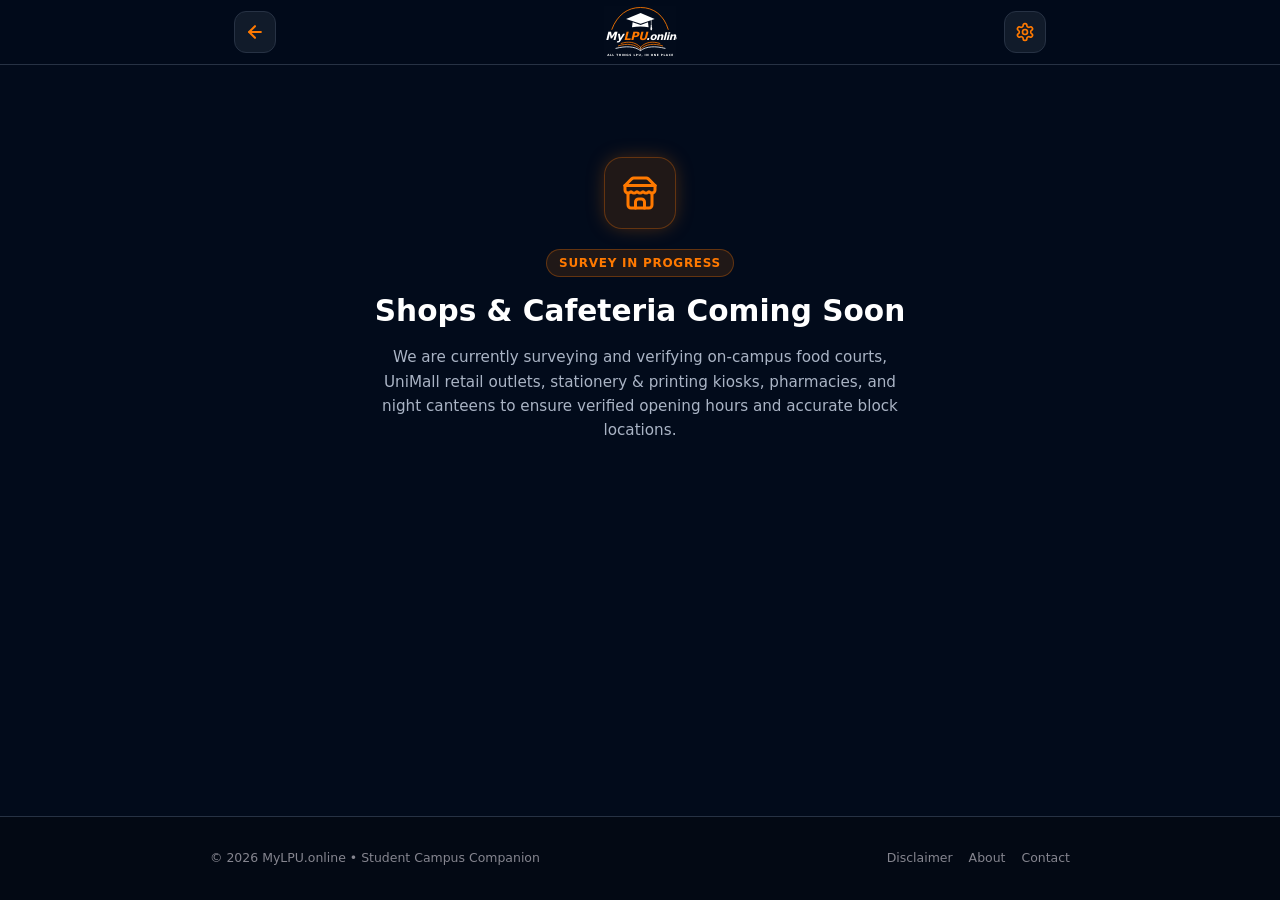
<file: shops.html>
<!DOCTYPE html>
<html lang="en">
<head>
  <!-- Primary Meta Tags -->
  <meta charset="UTF-8">
  <meta name="viewport" content="width=device-width, initial-scale=1.0, maximum-scale=5.0">
  <title>LPU Campus Shops &amp; Cafeteria Directory — Coming Soon | MyLPU.online</title>
  <meta name="title" content="LPU Campus Shops &amp; Cafeteria Directory — Coming Soon | MyLPU.online">
  <meta name="description" content="Explore verified shops, cafeterias, food courts, UniMall retail outlets, stationery, photocopy printing, and pharmacies across Lovely Professional University campus.">
  <meta name="keywords" content="LPU shops, LPU cafeteria, LPU food court, LPU UniMall, LPU campus stores, LPU printing photocopy shops, LPU pharmacy, LPU night canteen, Lovely Professional University shops, MyLPU shops">
  <meta name="author" content="MyLPU.online">
  <meta name="robots" content="index, follow">
  <link rel="canonical" href="https://mylpu.online/shops.html">

  <!-- Google Search Console & Google AdSense Verification -->
  <meta name="google-site-verification" content="ca-pub-3467220870074340">
  <meta name="google-adsense-account" content="ca-pub-3467220870074340">
  <script async src="https://pagead2.googlesyndication.com/pagead/js/adsbygoogle.js?client=ca-pub-3467220870074340" crossorigin="anonymous"></script>

  <!-- Open Graph / Facebook -->
  <meta property="og:type" content="website">
  <meta property="og:url" content="https://mylpu.online/shops.html">
  <meta property="og:title" content="LPU Campus Shops &amp; Cafeteria Directory — MyLPU.online">
  <meta property="og:description" content="Campus shops, cafeteria, photocopy, pharmacy, and daily essentials directory across LPU campus.">
  <meta property="og:image" content="https://mylpu.online/assets/campus.png">
  <meta property="og:site_name" content="MyLPU.online">

  <!-- Twitter Card -->
  <meta property="twitter:card" content="summary_large_image">
  <meta property="twitter:url" content="https://mylpu.online/shops.html">
  <meta property="twitter:title" content="LPU Campus Shops &amp; Cafeteria Directory — MyLPU.online">
  <meta property="twitter:description" content="Campus shops, cafeteria, photocopy, pharmacy, and daily essentials directory across LPU campus.">
  <meta property="twitter:image" content="https://mylpu.online/assets/campus.png">

  <!-- Mobile & PWA Theme -->
  <meta name="theme-color" content="#020B1B">
  <meta name="apple-mobile-web-app-capable" content="yes">
  <meta name="apple-mobile-web-app-status-bar-style" content="black-translucent">
  <link rel="icon" type="image/svg+xml" href="assets/icons/logo.svg">
  <link rel="stylesheet" href="css/style.css">
</head>
<body>

  <!-- Header -->
  <header class="site-header-v2">
    <div class="header-container-v2">
      <button id="header-back-btn" class="header-icon-btn" type="button" aria-label="Go Back" onclick="if(window.history.length>1){window.history.back();}else{window.location.href='index.html';}">
        <img src="assets/icons/arrow-left.svg" alt="Back" width="18" height="18">
      </button>
      <a href="index.html" class="header-logo-center" aria-label="MyLPU.online Home">
        <img src="assets/icons/logo.svg" alt="MyLPU.online Logo" class="header-center-logo">
      </a>
      <button id="settings-toggle-btn" class="header-icon-btn" type="button" aria-label="Settings" onclick="const m=document.getElementById('settings-modal');if(m)m.style.display='block';">
        <img src="assets/icons/settings.svg" alt="Settings" width="18" height="18">
      </button>
    </div>
  </header>

  <!-- Main Content -->
  <main class="main-wrapper">
    <div class="coming-soon-wrapper">
      <div class="coming-soon-icon-box">
        <img src="assets/icons/store.svg" alt="Shops Icon" width="36" height="36">
      </div>

      <div>
        <span class="coming-soon-badge">Survey In Progress</span>
      </div>

      <h1 class="coming-soon-title">Shops &amp; Cafeteria Coming Soon</h1>

      <p class="coming-soon-desc">
        We are currently surveying and verifying on-campus food courts, UniMall retail outlets, stationery &amp; printing kiosks, pharmacies, and night canteens to ensure verified opening hours and accurate block locations.
      </p>

      
    </div>
  </main>

  <!-- Mobile Bottom Navigation Bar -->
  <nav class="bottom-nav" aria-label="Mobile Bottom Navigation">
    <a href="index.html" class="bottom-nav-item">
      <img src="assets/icons/home.svg" alt="Home" width="20" height="20">
      <span>Home</span>
    </a>
    <a href="hostel-mess.html" class="bottom-nav-item">
      <img src="assets/icons/utensils.svg" alt="Mess" width="20" height="20">
      <span>Mess</span>
    </a>
    <a href="shops.html" class="bottom-nav-item active">
      <img src="assets/icons/store.svg" alt="Shops" width="20" height="20">
      <span>Shops</span>
    </a>
  </nav>

  <!-- Footer -->
  <footer class="site-footer">
    <div class="footer-content">
      <p>&copy; 2026 MyLPU.online • Student Campus Companion</p>
      <div class="footer-nav">
        <a href="disclaimer.html">Disclaimer</a>
        <a href="about.html">About</a>
        <a href="contact.html">Contact</a>
      </div>
    </div>
  </footer>

  <!-- Settings Modal Dialog -->
  <div id="settings-modal" class="settings-modal" style="display: none;">
    <div class="settings-backdrop" id="settings-backdrop" onclick="document.getElementById('settings-modal').style.display='none';"></div>
    <div class="settings-dialog">
      <div class="settings-header">
        <h2 style="font-size: 1.15rem; font-weight: 800; color: #FFFFFF;">Settings &amp; Info</h2>
        <button id="settings-close-btn" class="settings-close-btn" type="button" aria-label="Close Settings" onclick="document.getElementById('settings-modal').style.display='none';">&times;</button>
      </div>
      <div class="settings-body">
        <div class="setting-row">
          <div>
            <p class="setting-title">Campus Hub</p>
            <p class="setting-sub">Lovely Professional University, Punjab</p>
          </div>
          <span class="setting-badge">Active</span>
        </div>
        <div class="setting-row">
          <div>
            <p class="setting-title">Hostel Dining Schedule</p>
            <p class="setting-sub">Boys/Girls Hostel Menu Cycle</p>
          </div>
          <span class="setting-badge">Synced</span>
        </div>
        <div class="setting-links">
          <a href="disclaimer.html" class="setting-link-btn">Legal Disclaimer &rarr;</a>
          <a href="about.html" class="setting-link-btn">About MyLPU.online &rarr;</a>
          <a href="contact.html" class="setting-link-btn">Contact / Submit Correction &rarr;</a>
        </div>
      </div>
    </div>
  </div>

  <script src="js/app.js"></script>
</body>
</html>
</file>
<file: css/style.css>
:root {
  --bg-primary: #020B1B;
  --bg-surface: #0B1422;
  --bg-card: #111B2A;
  --bg-card-dark: #151519;
  --bg-card-hover: #162338;
  --accent-orange: #FF7900;
  --accent-orange-hover: #E66D00;
  --accent-orange-light: rgba(255, 121, 0, 0.12);
  --accent-orange-border: rgba(255, 121, 0, 0.3);
  --text-primary: #FFFFFF;
  --text-secondary: #AAB4C5;
  --text-muted: #85858F;
  --border: #273244;
  --border-dark: #28282D;
  --border-subtle: #1C2638;
  --success: #10B981;
  --success-bg: rgba(16, 185, 129, 0.12);
  --radius-lg: 18px;
  --radius-md: 12px;
  --radius-sm: 8px;
  --radius-full: 9999px;
  --shadow-card: 0 8px 24px -4px rgba(0, 0, 0, 0.5);
  --shadow-glow: 0 0 20px -3px rgba(255, 121, 0, 0.35);
  --font-family: system-ui, -apple-system, BlinkMacSystemFont, "Segoe UI", Roboto, "Helvetica Neue", Arial, sans-serif;
}

/* Reset & Box Sizing (Removes blue tap highlight on mobile) */
*, *::before, *::after {
  box-sizing: border-box;
  margin: 0;
  padding: 0;
  -webkit-tap-highlight-color: transparent;
}

a, button, input, select, textarea, [role="button"], [tabindex] {
  -webkit-tap-highlight-color: transparent;
}

html {
  font-family: var(--font-family);
  background-color: var(--bg-primary);
  color: var(--text-primary);
  scroll-behavior: smooth;
  -webkit-text-size-adjust: 100%;
}

body {
  min-height: 100vh;
  display: flex;
  flex-direction: column;
  background-color: var(--bg-primary);
  color: var(--text-primary);
  line-height: 1.5;
  overflow-x: hidden;
}

/* Links & Buttons */
a {
  color: inherit;
  text-decoration: none;
  transition: all 0.2s ease;
}

button {
  cursor: pointer;
  border: none;
  background: none;
  font-family: inherit;
  transition: all 0.2s ease;
}

/* Custom Scrollbars */
::-webkit-scrollbar {
  width: 6px;
  height: 6px;
}
::-webkit-scrollbar-track {
  background: #070E1A;
}
::-webkit-scrollbar-thumb {
  background: var(--border);
  border-radius: 4px;
}
::-webkit-scrollbar-thumb:hover {
  background: var(--accent-orange);
}

/* ==========================================================================
   Header & Navigation
   ========================================================================== */
.site-header,
.site-header-v2 {
  position: sticky;
  top: 0;
  z-index: 50;
  width: 100%;
  background: rgba(2, 11, 27, 0.95);
  backdrop-filter: blur(12px);
  -webkit-backdrop-filter: blur(12px);
  border-bottom: 1px solid var(--border);
}

.header-container,
.header-container-v2 {
  max-width: 480px;
  width: 100%;
  margin: 0 auto;
  padding: 0 16px;
  height: 60px;
  display: flex !important;
  flex-direction: row !important;
  align-items: center !important;
  justify-content: space-between !important;
  box-sizing: border-box;
}

@media (min-width: 768px) {
  .header-container,
  .header-container-v2 {
    max-width: 860px;
    padding: 0 24px;
    height: 64px;
  }
}

.header-logo-center {
  flex: 1;
  display: flex;
  align-items: center;
  justify-content: center;
  text-decoration: none;
  height: 100%;
  padding: 0 8px;
}

.header-page-title {
  flex: 1;
  text-align: center;
  font-size: 1.15rem;
  font-weight: 700;
  color: #FFFFFF;
  letter-spacing: -0.01em;
  margin: 0;
  padding: 0 8px;
}

.brand-logo {
  display: inline-flex;
  align-items: center;
  gap: 10px;
  text-decoration: none;
}

.logo-badge {
  width: 34px;
  height: 34px;
  border-radius: 10px;
  background: linear-gradient(135deg, #1E293B, #0B1422);
  border: 1px solid var(--accent-orange-border);
  display: flex;
  align-items: center;
  justify-content: center;
  box-shadow: var(--shadow-glow);
}

.logo-badge img {
  width: 22px;
  height: 22px;
}

.logo-text {
  font-size: 1.25rem;
  font-weight: 800;
  letter-spacing: -0.02em;
  color: #FFFFFF;
}

.logo-text .orange {
  color: var(--accent-orange);
}

.logo-text .tld {
  font-size: 0.85rem;
  font-weight: 500;
  color: var(--text-secondary);
}

.nav-links-desktop {
  display: none;
  align-items: center;
  gap: 8px;
}

@media (min-width: 768px) {
  .nav-links-desktop {
    display: flex;
  }
}

.nav-link {
  padding: 8px 14px;
  font-size: 0.85rem;
  font-weight: 600;
  color: var(--text-secondary);
  border-radius: var(--radius-sm);
  transition: all 0.2s ease;
}

.nav-link:hover, .nav-link.active {
  color: #FFFFFF;
  background-color: var(--bg-surface);
}

.nav-link.active {
  color: var(--accent-orange);
  border: 1px solid var(--border);
}

/* ==========================================================================
   Mobile Bottom Navigation Bar
   ========================================================================== */
.bottom-nav {
  position: fixed;
  bottom: 0;
  left: 0;
  right: 0;
  z-index: 50;
  background: rgba(7, 14, 26, 0.96);
  backdrop-filter: blur(16px);
  -webkit-backdrop-filter: blur(16px);
  border-top: 1px solid var(--border);
  display: flex;
  justify-content: space-around;
  align-items: center;
  height: 60px;
  padding: 0 8px;
}

@media (min-width: 1024px) {
  .bottom-nav {
    display: none;
  }
}

.bottom-nav-item {
  display: flex;
  flex-direction: column;
  align-items: center;
  justify-content: center;
  flex: 1;
  height: 100%;
  color: var(--text-secondary);
  font-size: 0.72rem;
  font-weight: 600;
  gap: 3px;
  position: relative;
  transition: all 0.2s ease;
}

.bottom-nav-item img {
  width: 22px;
  height: 22px;
  opacity: 0.55;
  filter: grayscale(100%) brightness(1.15);
  transition: all 0.2s ease;
}

.bottom-nav-item:hover img {
  opacity: 0.85;
  filter: grayscale(40%);
}

.bottom-nav-item.active {
  color: var(--accent-orange);
  font-weight: 800;
}

.bottom-nav-item.active img {
  opacity: 1;
  filter: none;
  transform: translateY(-1px);
}

.bottom-nav-item.active::after {
  content: "";
  position: absolute;
  top: 0;
  width: 28px;
  height: 3px;
  background-color: var(--accent-orange);
  border-radius: var(--radius-full);
  box-shadow: var(--shadow-glow);
}

/* ==========================================================================
   Main Content Container
   ========================================================================== */
.main-wrapper {
  flex: 1;
  max-width: 480px;
  width: 100%;
  margin: 0 auto;
  padding: 16px 16px 100px 16px;
  box-sizing: border-box;
}

@media (min-width: 768px) {
  .main-wrapper {
    max-width: 720px;
    padding: 24px 24px 100px 24px;
  }
}

@media (min-width: 1024px) {
  .main-wrapper {
    max-width: 860px;
    padding-bottom: 60px;
  }
}

/* ==========================================================================
   Home Screen Specifics
   ========================================================================== */
.greeting-section {
  margin: 6px 0 16px 0;
}

.dynamic-greeting {
  font-size: clamp(1.3rem, 5.2vw, 1.75rem);
  font-weight: 700;
  color: #FFFFFF;
  letter-spacing: -0.02em;
  line-height: 1.25;
  display: flex;
  align-items: center;
  gap: 8px;
  margin: 0;
}

.wave-emoji {
  display: inline-block;
  font-size: 1.15em;
  line-height: 1;
}

.greeting-subtitle {
  font-size: 0.92rem;
  color: var(--text-secondary);
  margin-top: 4px;
  font-weight: 400;
}

/* Only Two Main Feature Cards */
.home-cards-grid {
  display: grid;
  grid-template-columns: 1fr;
  gap: 16px;
  margin-bottom: 36px;
}

@media (min-width: 640px) {
  .home-cards-grid {
    grid-template-columns: repeat(2, 1fr);
    gap: 20px;
  }
}

.feature-card {
  position: relative;
  background-color: var(--bg-card);
  border: 1px solid var(--border);
  border-radius: var(--radius-lg);
  padding: 24px;
  display: flex;
  flex-direction: column;
  justify-content: space-between;
  text-decoration: none;
  min-height: 180px;
  box-shadow: var(--shadow-card);
  transition: all 0.25s ease;
  overflow: hidden;
}

.feature-card:hover {
  background-color: var(--bg-card-hover);
  border-color: var(--accent-orange-border);
  transform: translateY(-2px);
  box-shadow: 0 12px 30px -5px rgba(0, 0, 0, 0.6);
}

.feature-icon-wrapper {
  width: 48px;
  height: 48px;
  border-radius: var(--radius-md);
  background-color: var(--accent-orange-light);
  border: 1px solid var(--accent-orange-border);
  display: flex;
  align-items: center;
  justify-content: center;
  margin-bottom: 18px;
}

.feature-icon-wrapper img {
  width: 24px;
  height: 24px;
}

.feature-title {
  font-size: 1.25rem;
  font-weight: 800;
  color: #FFFFFF;
  letter-spacing: -0.01em;
}

.feature-subtitle {
  font-size: 0.9rem;
  color: var(--text-secondary);
  margin-top: 6px;
}

.feature-card-footer {
  margin-top: 20px;
  display: flex;
  align-items: center;
  justify-content: flex-end;
}

.arrow-circle {
  width: 32px;
  height: 32px;
  border-radius: var(--radius-full);
  background-color: var(--bg-surface);
  display: flex;
  align-items: center;
  justify-content: center;
  transition: all 0.2s ease;
}

.arrow-circle img {
  width: 16px;
  height: 16px;
}

.feature-card:hover .arrow-circle {
  background-color: var(--accent-orange);
}

.feature-card:hover .arrow-circle img {
  filter: brightness(2);
}

/* Home Bottom Disclaimer */
.bottom-disclaimer-box {
  background-color: var(--bg-surface);
  border: 1px solid var(--border-subtle);
  border-radius: var(--radius-md);
  padding: 16px;
  margin-top: 32px;
  display: flex;
  align-items: flex-start;
  gap: 12px;
}

.disclaimer-icon {
  width: 20px;
  height: 20px;
  flex-shrink: 0;
  margin-top: 2px;
}

.disclaimer-text {
  font-size: 0.78rem;
  color: var(--text-secondary);
  line-height: 1.5;
}

.disclaimer-link {
  color: var(--accent-orange);
  font-weight: 600;
  text-decoration: underline;
  margin-left: 6px;
}

/* ==========================================================================
   Hostel Mess & Menu Page
   ========================================================================== */
.mess-header-bar {
  display: flex;
  align-items: center;
  justify-content: space-between;
  margin-bottom: 20px;
}

.back-hub-btn {
  display: inline-flex;
  align-items: center;
  gap: 6px;
  padding: 8px 14px;
  border-radius: var(--radius-md);
  background-color: var(--bg-surface);
  border: 1px solid var(--border);
  color: var(--text-secondary);
  font-size: 0.8rem;
  font-weight: 600;
}

.back-hub-btn:hover {
  color: #FFFFFF;
  border-color: var(--accent-orange-border);
}

.mess-title-block {
  margin-bottom: 20px;
}

.mess-title {
  font-size: 1.85rem;
  font-weight: 800;
  color: #FFFFFF;
}

.mess-subtitle {
  font-size: 0.85rem;
  color: var(--text-secondary);
  margin-top: 4px;
}

/* Segmented Tabs (Tab 1 Timing / Tab 2 Menu) */
.tab-controls {
  display: flex;
  background-color: var(--bg-surface);
  border: 1px solid var(--border);
  border-radius: var(--radius-md);
  padding: 4px;
  gap: 6px;
  margin-bottom: 24px;
}

.tab-btn {
  flex: 1;
  padding: 10px 16px;
  border-radius: var(--radius-sm);
  font-size: 0.85rem;
  font-weight: 700;
  color: var(--text-secondary);
  text-align: center;
  transition: all 0.2s ease;
}

.tab-btn.active {
  background-color: var(--accent-orange);
  color: #FFFFFF;
  box-shadow: var(--shadow-glow);
}

/* Tab 1: Timing Screen */
.timing-cards-container {
  display: grid;
  grid-template-columns: 1fr;
  gap: 16px;
}

@media (min-width: 640px) {
  .timing-cards-container {
    grid-template-columns: repeat(2, 1fr);
  }
}

.timing-card {
  background-color: var(--bg-card);
  border: 1px solid var(--border);
  border-radius: var(--radius-md);
  padding: 20px;
  display: flex;
  flex-direction: column;
  justify-content: space-between;
}

.timing-card-header {
  display: flex;
  align-items: center;
  gap: 12px;
  margin-bottom: 12px;
}

.timing-icon-box {
  width: 38px;
  height: 38px;
  border-radius: var(--radius-sm);
  background-color: var(--accent-orange-light);
  border: 1px solid var(--accent-orange-border);
  display: flex;
  align-items: center;
  justify-content: center;
}

.timing-icon-box img {
  width: 20px;
  height: 20px;
}

.timing-meal-name {
  font-size: 1.1rem;
  font-weight: 700;
  color: #FFFFFF;
}

.timing-hours {
  font-size: 0.95rem;
  font-weight: 600;
  color: var(--accent-orange);
  margin-top: 4px;
}

.timing-status-verified {
  display: inline-flex;
  align-items: center;
  gap: 6px;
  font-size: 0.72rem;
  font-weight: 600;
  color: var(--success);
  margin-top: 12px;
}

.timing-notice-box {
  background-color: var(--bg-surface);
  border: 1px solid var(--border-subtle);
  border-radius: var(--radius-md);
  padding: 14px 16px;
  margin-top: 20px;
  font-size: 0.8rem;
  color: var(--text-secondary);
  line-height: 1.5;
}

/* Tab 2: Live Menu Controls & Active Highlights */
.menu-top-toolbar {
  display: flex;
  flex-direction: column;
  gap: 12px;
  margin-bottom: 20px;
}

@media (min-width: 640px) {
  .menu-top-toolbar {
    flex-direction: row;
    align-items: center;
    justify-content: space-between;
  }
}

.week-switch-group {
  display: inline-flex;
  background-color: var(--bg-surface);
  border: 1px solid var(--border);
  border-radius: var(--radius-md);
  padding: 3px;
}

.week-btn {
  padding: 6px 14px;
  border-radius: var(--radius-sm);
  font-size: 0.8rem;
  font-weight: 700;
  color: var(--text-secondary);
}

.week-btn.active {
  background-color: var(--accent-orange);
  color: #FFFFFF;
}

.current-time-indicator {
  display: inline-flex;
  align-items: center;
  gap: 6px;
  font-size: 0.75rem;
  font-weight: 600;
  color: var(--text-secondary);
  background-color: var(--bg-surface);
  padding: 6px 12px;
  border-radius: var(--radius-md);
  border: 1px solid var(--border-subtle);
}

.live-pulse-dot {
  width: 8px;
  height: 8px;
  border-radius: var(--radius-full);
  background-color: var(--accent-orange);
  box-shadow: 0 0 8px var(--accent-orange);
}

/* 7-Day Selector Bar */
.day-selector-strip {
  display: grid;
  grid-template-columns: repeat(7, 1fr);
  gap: 6px;
  margin-bottom: 20px;
}

.day-tile {
  background-color: var(--bg-surface);
  border: 1px solid var(--border-subtle);
  border-radius: var(--radius-md);
  padding: 8px 2px;
  display: flex;
  flex-direction: column;
  align-items: center;
  justify-content: center;
  position: relative;
  transition: all 0.2s ease;
}

.day-tile:hover {
  background-color: var(--bg-card);
  border-color: var(--border);
}

.day-tile.active {
  background-color: var(--bg-surface);
  border-color: var(--accent-orange-border);
  box-shadow: var(--shadow-card);
}

.day-number {
  font-size: 0.75rem;
  font-weight: 600;
  color: var(--text-muted);
}

.day-tile.active .day-number {
  color: var(--accent-orange);
}

.day-name {
  font-size: 0.78rem;
  font-weight: 800;
  color: var(--text-secondary);
  margin-top: 1px;
}

.day-tile.active .day-name {
  color: #FFFFFF;
}

.day-tile.active::after {
  content: "";
  position: absolute;
  bottom: 3px;
  width: 16px;
  height: 2px;
  background-color: var(--accent-orange);
  border-radius: var(--radius-full);
}

/* Today Menu Status Label */
.menu-day-banner {
  margin-bottom: 20px;
  display: flex;
  align-items: baseline;
  justify-content: space-between;
}

.menu-day-heading {
  font-size: 1.35rem;
  font-weight: 800;
  color: #FFFFFF;
}

.menu-cycle-tag {
  font-size: 0.75rem;
  font-weight: 700;
  color: var(--accent-orange);
  text-transform: uppercase;
  letter-spacing: 0.05em;
}

/* 4 Meal Cards Layout */
.meal-cards-grid {
  display: grid;
  grid-template-columns: 1fr;
  gap: 16px;
}

@media (min-width: 768px) {
  .meal-cards-grid {
    grid-template-columns: repeat(2, 1fr);
    gap: 20px;
  }
}

.meal-card {
  background-color: var(--bg-card-dark);
  border: 1px solid var(--border-dark);
  border-radius: var(--radius-lg);
  padding: 20px;
  display: flex;
  flex-direction: column;
  position: relative;
  transition: all 0.25s ease;
}

.meal-card.current-active-meal {
  border-color: var(--accent-orange);
  box-shadow: 0 0 24px -4px rgba(255, 121, 0, 0.3);
}

.active-meal-badge {
  position: absolute;
  top: 12px;
  right: 12px;
  background-color: var(--accent-orange);
  color: #FFFFFF;
  font-size: 0.68rem;
  font-weight: 800;
  padding: 3px 8px;
  border-radius: var(--radius-full);
  text-transform: uppercase;
  letter-spacing: 0.05em;
  box-shadow: var(--shadow-glow);
}

.meal-card-top {
  display: flex;
  align-items: center;
  gap: 12px;
  padding-bottom: 14px;
  border-bottom: 1px solid var(--border-dark);
}

.meal-icon-frame {
  width: 40px;
  height: 40px;
  border-radius: var(--radius-sm);
  background-color: var(--accent-orange-light);
  border: 1px solid var(--accent-orange-border);
  display: flex;
  align-items: center;
  justify-content: center;
}

.meal-icon-frame img {
  width: 22px;
  height: 22px;
}

.meal-card-title {
  font-size: 1.15rem;
  font-weight: 800;
  color: #FFFFFF;
}

.meal-card-timing {
  font-size: 0.8rem;
  color: var(--text-muted);
  margin-top: 2px;
}

.meal-food-rows {
  margin-top: 14px;
  display: flex;
  flex-direction: column;
  gap: 12px;
}

.food-row {
  display: flex;
  flex-direction: column;
  gap: 2px;
  padding-bottom: 10px;
  border-bottom: 1px solid rgba(255, 255, 255, 0.04);
}

.food-row:last-child {
  border-bottom: none;
  padding-bottom: 0;
}

@media (min-width: 640px) {
  .food-row {
    flex-direction: row;
    gap: 14px;
    align-items: baseline;
  }
}

.category-label {
  font-size: 0.68rem;
  font-weight: 700;
  color: var(--text-muted);
  text-transform: uppercase;
  letter-spacing: 0.04em;
  min-width: 140px;
  flex-shrink: 0;
}

.items-content {
  font-size: 0.88rem;
  font-weight: 500;
  color: #FFFFFF;
  line-height: 1.4;
}

/* Dedicated Desserts Row */
.food-row-dessert {
  background: none;
}

.category-label-dessert {
  color: #FF9B38 !important;
  font-weight: 800;
  display: inline-flex;
  align-items: center;
  gap: 4px;
}

.dessert-item-name {
  font-weight: 600;
  color: #FFFFFF;
}

.accompaniment-pill {
  display: inline-block;
  font-size: 0.72rem;
  color: var(--text-secondary);
  background-color: var(--bg-surface);
  border: 1px solid var(--border-subtle);
  border-radius: 4px;
  padding: 1px 6px;
  margin-top: 4px;
}

/* Mess Menu Page Footer Disclaimer Only */
.mess-disclaimer-bar {
  margin-top: 32px;
  padding: 16px;
  background-color: var(--bg-surface);
  border: 1px solid var(--border-subtle);
  border-radius: var(--radius-md);
  font-size: 0.78rem;
  color: var(--text-secondary);
  text-align: center;
  line-height: 1.5;
}

/* ==========================================================================
   Shops "Coming Soon" Page
   ========================================================================== */
.coming-soon-wrapper {padding: 48px 24px;
  text-align: center;
  margin-top: 20px;
}

.coming-soon-icon-box {
  width: 72px;
  height: 72px;
  border-radius: var(--radius-lg);
  background-color: var(--accent-orange-light);
  border: 1px solid var(--accent-orange-border);
  display: inline-flex;
  align-items: center;
  justify-content: center;
  margin-bottom: 20px;
  box-shadow: var(--shadow-glow);
}

.coming-soon-icon-box img {
  width: 36px;
  height: 36px;
}

.coming-soon-badge {
  display: inline-block;
  font-size: 0.75rem;
  font-weight: 800;
  text-transform: uppercase;
  letter-spacing: 0.06em;
  color: var(--accent-orange);
  background-color: var(--accent-orange-light);
  border: 1px solid var(--accent-orange-border);
  padding: 4px 12px;
  border-radius: var(--radius-full);
  margin-bottom: 12px;
}

.coming-soon-title {
  font-size: 1.85rem;
  font-weight: 800;
  color: #FFFFFF;
  margin-bottom: 12px;
}

.coming-soon-desc {
  font-size: 0.95rem;
  color: var(--text-secondary);
  max-width: 520px;
  margin: 0 auto 28px auto;
  line-height: 1.6;
}

.btn-primary {
  display: inline-flex;
  align-items: center;
  gap: 8px;
  background-color: var(--accent-orange);
  color: #FFFFFF;
  font-size: 0.9rem;
  font-weight: 700;
  padding: 12px 24px;
  border-radius: var(--radius-md);
  box-shadow: var(--shadow-glow);
}

.btn-primary:hover {
  background-color: var(--accent-orange-hover);
}


.disclaimer-card { padding: 32px 24px;
  box-shadow: var(--shadow-card);
  margin-top: 16px;
}

@media (min-width: 640px) {
  .disclaimer-card {
    padding: 40px;
  }
}

.disclaimer-section {
  margin-bottom: 24px;
}

.section-label {
  font-size: 0.8rem;
  font-weight: 800;
  color: var(--accent-orange);
  text-transform: uppercase;
  letter-spacing: 0.05em;
  margin-bottom: 6px;
}

.section-body {
  font-size: 0.95rem;
  color: var(--text-secondary);
  line-height: 1.6;
  padding-left: 14px;
  border-left: 2px solid var(--border);
}

/* Footer (Used on Homepage and other info pages) */
.site-footer {
  width: 100%;
  background-color: #030914;
  border-top: 1px solid var(--border);
  padding: 32px 16px;
  margin-top: auto;
}

.footer-content {
  max-width: 860px;
  margin: 0 auto;
  display: flex;
  flex-direction: column;
  gap: 16px;
  text-align: center;
  font-size: 0.78rem;
  color: var(--text-muted);
}

@media (min-width: 640px) {
  .footer-content {
    flex-direction: row;
    justify-content: space-between;
    text-align: left;
  }
}

.footer-nav {
  display: flex;
  gap: 16px;
  justify-content: center;
}

.footer-nav a:hover {
  color: var(--accent-orange);
}


/* ==========================================================================
   Additions for Screenshot 2 & Date Picker Design
   ========================================================================== */

/* Header Buttons & Logo V2 */
.header-icon-btn {
  width: 42px;
  height: 42px;
  border-radius: 12px;
  background-color: #111B2A;
  border: 1px solid #273244;
  display: flex;
  align-items: center;
  justify-content: center;
  color: #FFFFFF;
  cursor: pointer;
  transition: all 0.2s ease;
  flex-shrink: 0;
  padding: 0;
  text-decoration: none;
  font: inherit;
  outline: none;
  -webkit-tap-highlight-color: transparent;
}

.header-icon-btn:hover {
  border-color: #FF7900;
  background-color: #1A2638;
}

.header-icon-btn img {
  width: 20px;
  height: 20px;
  display: block;
}

.header-center-logo {
  height: 48px;
  width: auto;
  max-width: 175px;
  object-fit: contain;
  display: block;
}

@media (min-width: 640px) {
  .header-center-logo {
    height: 52px;
    max-width: 200px;
  }
}

/* Campus Hero Banner */
.campus-hero-banner {
  width: 100%;
  height: 190px;
  border-radius: 20px;
  overflow: hidden;
  position: relative;
  margin: 14px 0 20px 0;
  border: 1px solid #273244;
  background-color: #111B2A;
  box-shadow: 0 4px 20px rgba(0, 0, 0, 0.4);
}

@media (min-width: 640px) {
  .campus-hero-banner {
    height: 240px;
  }
}

.campus-hero-banner img {
  width: 100%;
  height: 100%;
  object-fit: cover;
  object-position: center 35%;
  display: block;
}

.campus-hero-overlay {
  position: absolute;
  inset: 0;
  background: linear-gradient(180deg, rgba(2, 11, 27, 0) 45%, rgba(2, 11, 27, 0.6) 100%);
  pointer-events: none;
}

/* Feature Cards V2 matching Screenshot 2 */
.feature-cards-v2 {
  display: flex;
  flex-direction: column;
  gap: 14px;
  margin-bottom: 24px;
}

@media (min-width: 640px) {
  .feature-cards-v2 {
    display: grid;
    grid-template-columns: repeat(2, 1fr);
    gap: 16px;
  }
}

.feature-card-item {
  display: flex;
  align-items: center;
  justify-content: space-between;
  background-color: #111B2A;
  border: 1px solid #273244;
  border-radius: 20px;
  padding: 16px 18px;
  text-decoration: none;
  transition: all 0.25s ease;
  box-shadow: 0 4px 16px rgba(0, 0, 0, 0.35);
}

.feature-card-item.highlight-orange {
  border: 1.5px solid rgba(255, 121, 0, 0.5);
  box-shadow: 0 4px 24px rgba(255, 121, 0, 0.15);
}

.feature-card-item:hover {
  transform: translateY(-2px);
  background-color: #162234;
  border-color: #FF7900;
}

.feature-card-left {
  display: flex;
  align-items: center;
  gap: 16px;
}

.feature-card-badge {
  width: 54px;
  height: 54px;
  border-radius: 16px;
  display: flex;
  align-items: center;
  justify-content: center;
  flex-shrink: 0;
}

.feature-card-badge.orange-badge {
  background: linear-gradient(135deg, #FF7900 0%, #E66000 100%);
  box-shadow: 0 4px 14px rgba(255, 121, 0, 0.35);
}

.feature-card-badge.dark-badge {
  background-color: #162030;
  border: 1px solid #273244;
}

.feature-card-badge img {
  width: 28px;
  height: 28px;
  display: block;
}

.feature-card-info h2 {
  font-size: 1.15rem;
  font-weight: 700;
  color: #FFFFFF;
  margin: 0 0 2px 0;
  letter-spacing: -0.01em;
}

.feature-card-info p {
  font-size: 0.88rem;
  color: #AAB4C5;
  margin: 0;
  font-weight: 400;
}

.feature-card-arrow {
  width: 24px;
  height: 24px;
  display: flex;
  align-items: center;
  justify-content: center;
  flex-shrink: 0;
}

.feature-card-arrow img {
  width: 18px;
  height: 18px;
  transition: transform 0.2s ease;
}

.feature-card-item:hover .feature-card-arrow img {
  transform: translateX(3px);
}

/* Bottom Disclaimer Box */
.bottom-disclaimer-box {
  padding: 14px 16px;
  display: flex;
  align-items: flex-start;
  gap: 12px;
  margin-top: 20px;
  margin-bottom: 24px;
}

.disclaimer-shield-icon {
  width: 20px;
  height: 20px;
  flex-shrink: 0;
  margin-top: 2px;
}

.disclaimer-text-content p {
  font-size: 0.8rem;
  color: #AAB4C5;
  line-height: 1.45;
  margin: 0;
}

.disclaimer-text-content strong {
  color: #FFFFFF;
  font-weight: 700;
}

.disclaimer-read-link {
  display: inline-block;
  margin-top: 4px;
  font-size: 0.8rem;
  font-weight: 600;
  color: #FF7900;
  text-decoration: none;
}

.disclaimer-read-link:hover {
  text-decoration: underline;
}

/* Mess V2 Layout & Tabs */
.mess-tabs-v2 {
  display: flex;
  background-color: #0B1422;
  border: 1px solid #273244;
  border-radius: 9999px;
  padding: 4px;
  gap: 4px;
  margin-bottom: 20px;
  max-width: 440px;
  margin-left: auto;
  margin-right: auto;
}

.mess-tab-pill {
  flex: 1;
  display: flex;
  align-items: center;
  justify-content: center;
  gap: 8px;
  padding: 10px 18px;
  border-radius: 9999px;
  font-size: 0.9rem;
  font-weight: 600;
  color: #AAB4C5;
  transition: all 0.2s ease;
  background: transparent;
  border: none;
  cursor: pointer;
}

.mess-tab-pill.active {
  background: #FF7900;
  color: #FFFFFF;
  font-weight: 700;
  box-shadow: 0 4px 14px rgba(255, 121, 0, 0.4);
}

.mess-tab-pill img {
  width: 18px;
  height: 18px;
}

/* Screenshot 2 Timing List */
.timing-list-v2 {
  display: flex;
  flex-direction: column;
  gap: 12px;
}

.timing-item-card {
  background-color: #111B2A;
  border: 1px solid #273244;
  border-radius: 18px;
  padding: 18px 20px;
  display: flex;
  align-items: center;
  gap: 16px;
  box-shadow: 0 4px 16px rgba(0, 0, 0, 0.35);
  cursor: pointer;
  transition: transform 0.2s ease, border-color 0.2s ease, background-color 0.2s ease;
  user-select: none;
}

.timing-item-card:hover {
  border-color: #FF7900;
  background-color: #162338;
  transform: translateY(-2px);
}

.timing-item-card:active {
  transform: scale(0.98);
}

.meal-card-targeted {
  animation: targetPulse 2s ease forwards;
}

@keyframes targetPulse {
  0% {
    box-shadow: 0 0 0 2px #FF7900, 0 0 24px rgba(255, 121, 0, 0.6);
  }
  50% {
    box-shadow: 0 0 0 2px #FF7900, 0 0 32px rgba(255, 121, 0, 0.7);
  }
  100% {
    box-shadow: none;
  }
}

.timing-icon-frame-v2 {
  width: 48px;
  height: 48px;
  border-radius: 14px;
  background: rgba(255, 121, 0, 0.1);
  border: 1px solid rgba(255, 121, 0, 0.2);
  display: flex;
  align-items: center;
  justify-content: center;
  flex-shrink: 0;
}

.timing-icon-frame-v2 img {
  width: 26px;
  height: 26px;
}

.timing-item-info h3 {
  font-size: 1.15rem;
  font-weight: 700;
  color: #FFFFFF;
  margin: 0;
}

.timing-item-info p {
  font-size: 0.92rem;
  color: #AAB4C5;
  margin-top: 3px;
  font-weight: 500;
}

.timing-notice-card-v2 {
  background-color: rgba(255, 121, 0, 0.08);
  border: 1px solid rgba(255, 121, 0, 0.28);
  border-radius: 18px;
  padding: 16px 20px;
  display: flex;
  align-items: center;
  gap: 14px;
  margin-top: 10px;
}

.timing-notice-icon {
  width: 24px;
  height: 24px;
  flex-shrink: 0;
}

.timing-notice-icon img {
  width: 100%;
  height: 100%;
}

.timing-notice-text {
  font-size: 0.88rem;
  color: #E2D9CE;
  line-height: 1.4;
}

/* Date Navigator Toolbar with Previous & Next Buttons */
.date-navigator-container {
  margin-bottom: 22px;
}

.date-nav-controls {
  display: flex;
  align-items: center;
  justify-content: space-between;
  margin-bottom: 12px;
  gap: 8px;
}

.date-arrow-btn {
  display: inline-flex;
  align-items: center;
  gap: 6px;
  background-color: var(--bg-surface);
  border: 1px solid var(--border);
  color: var(--text-secondary);
  padding: 7px 14px;
  border-radius: 10px;
  font-size: 0.78rem;
  font-weight: 700;
  cursor: pointer;
  transition: all 0.2s ease;
}

.date-arrow-btn:hover {
  color: #FFFFFF;
  border-color: var(--accent-orange);
  background-color: var(--bg-card-hover);
}

.date-arrow-btn img {
  width: 14px;
  height: 14px;
}

.date-range-badge {
  font-size: 0.82rem;
  font-weight: 800;
  color: #FFFFFF;
  background-color: var(--bg-surface);
  border: 1px solid var(--border-subtle);
  padding: 6px 14px;
  border-radius: var(--radius-full);
  letter-spacing: 0.02em;
}

.real-dates-strip {
  display: grid;
  grid-template-columns: repeat(7, 1fr);
  gap: 6px;
}

.real-date-tile {
  background-color: var(--bg-surface);
  border: 1px solid var(--border-subtle);
  border-radius: 12px;
  padding: 10px 2px 8px 2px;
  display: flex;
  flex-direction: column;
  align-items: center;
  justify-content: center;
  position: relative;
  cursor: pointer;
  transition: all 0.2s ease;
  user-select: none;
}

.real-date-tile:hover {
  background-color: var(--bg-card);
  border-color: var(--border);
}

.real-date-tile.active {
  background-color: var(--bg-surface);
  border-color: var(--accent-orange);
  box-shadow: 0 4px 14px rgba(0, 0, 0, 0.4);
}

.real-date-text {
  font-size: 0.65rem;
  font-weight: 700;
  color: var(--text-muted);
  white-space: nowrap;
  letter-spacing: -0.02em;
}

.real-date-tile.active .real-date-text {
  color: var(--accent-orange);
  font-weight: 800;
}

.real-day-name {
  font-size: 0.78rem;
  font-weight: 800;
  color: var(--text-secondary);
  margin-top: 2px;
}

.real-date-tile.active .real-day-name {
  color: #FFFFFF;
}

.real-date-tile.active::after {
  content: "";
  position: absolute;
  bottom: 2px;
  width: 18px;
  height: 2px;
  background-color: var(--accent-orange);
  border-radius: var(--radius-full);
}

/* Settings Modal & Drawer */
.settings-modal, .nav-drawer {
  position: fixed;
  inset: 0;
  z-index: 999;
}

.settings-backdrop, .drawer-backdrop {
  position: absolute;
  inset: 0;
  background: rgba(2, 11, 27, 0.85);
  backdrop-filter: blur(8px);
}

.settings-dialog {
  position: relative;
  max-width: 440px;
  margin: 60px auto 0 auto;
  background-color: var(--bg-card);
  border: 1px solid var(--border);
  border-radius: 20px;
  padding: 24px;
  box-shadow: var(--shadow-card);
  z-index: 10;
}

.settings-header {
  display: flex;
  align-items: center;
  justify-content: space-between;
  padding-bottom: 16px;
  border-bottom: 1px solid var(--border);
}

.settings-close-btn {
  font-size: 1.5rem;
  color: var(--text-muted);
  cursor: pointer;
  line-height: 1;
}

.settings-close-btn:hover {
  color: #FFFFFF;
}

.settings-body {
  margin-top: 18px;
  display: flex;
  flex-direction: column;
  gap: 14px;
}

.setting-row {
  display: flex;
  align-items: center;
  justify-content: space-between;
  padding: 12px 14px;
  border-radius: 12px;
  background-color: var(--bg-surface);
  border: 1px solid var(--border-subtle);
}

.setting-title {
  font-size: 0.85rem;
  font-weight: 700;
  color: #FFFFFF;
}

.setting-sub {
  font-size: 0.75rem;
  color: var(--text-secondary);
  margin-top: 2px;
}

.setting-badge {
  font-size: 0.72rem;
  font-weight: 700;
  color: var(--accent-orange);
  background-color: var(--accent-orange-light);
  padding: 3px 8px;
  border-radius: 6px;
}

.setting-links {
  display: flex;
  flex-direction: column;
  gap: 8px;
  margin-top: 6px;
}

.setting-link-btn {
  display: block;
  padding: 10px 14px;
  border-radius: 10px;
  background-color: var(--bg-surface);
  border: 1px solid var(--border-subtle);
  color: var(--text-secondary);
  font-size: 0.8rem;
  font-weight: 600;
}

.setting-link-btn:hover {
  color: #FFFFFF;
  border-color: var(--accent-orange);
}

/* Nav Drawer */
.drawer-content {
  position: absolute;
  top: 0;
  left: 0;
  bottom: 0;
  width: 280px;
  background-color: var(--bg-surface);
  border-right: 1px solid var(--border);
  padding: 24px;
  display: flex;
  flex-direction: column;
  gap: 20px;
  z-index: 10;
}

.drawer-header {
  display: flex;
  align-items: center;
  justify-content: space-between;
  padding-bottom: 16px;
  border-bottom: 1px solid var(--border);
}

.drawer-links {
  display: flex;
  flex-direction: column;
  gap: 8px;
}

.drawer-link {
  padding: 10px 14px;
  border-radius: 10px;
  color: var(--text-secondary);
  font-size: 0.9rem;
  font-weight: 600;
}

.drawer-link:hover, .drawer-link.active {
  color: #FFFFFF;
  background-color: var(--bg-card);
}
</file>
